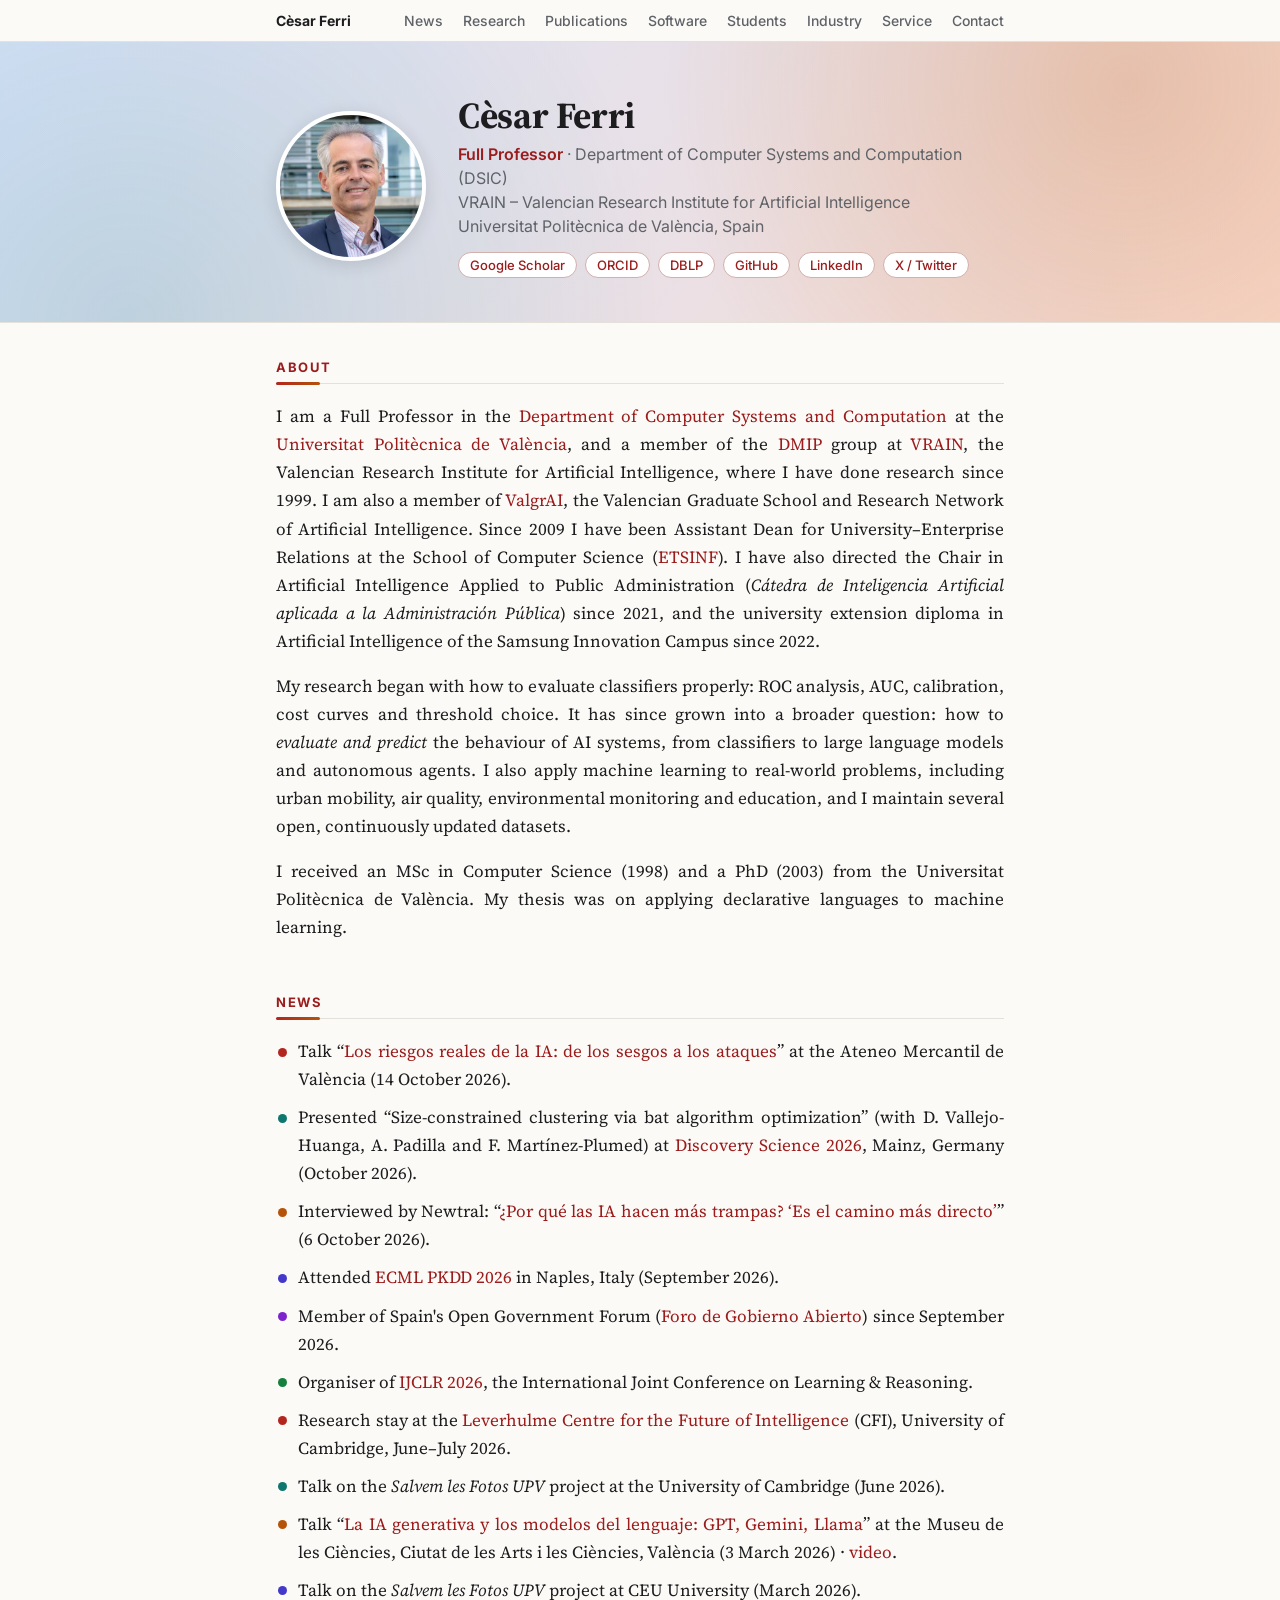
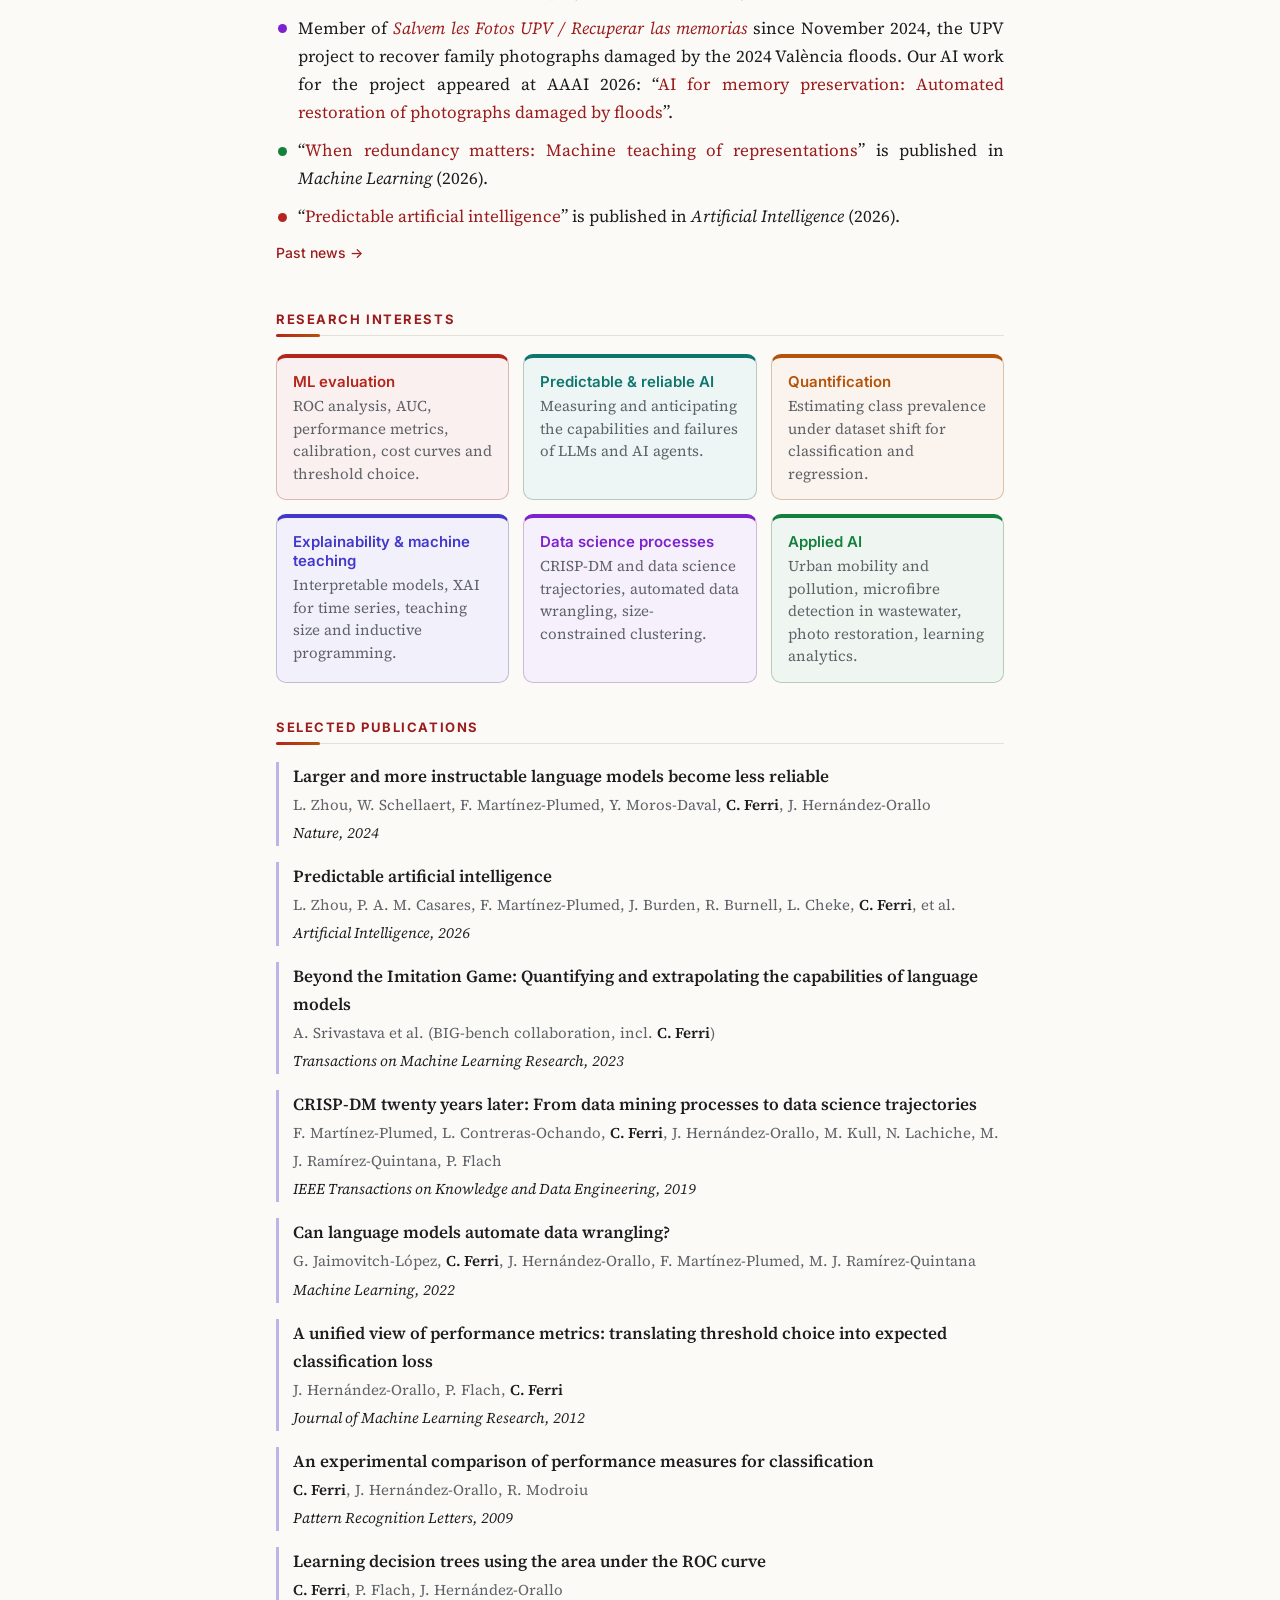
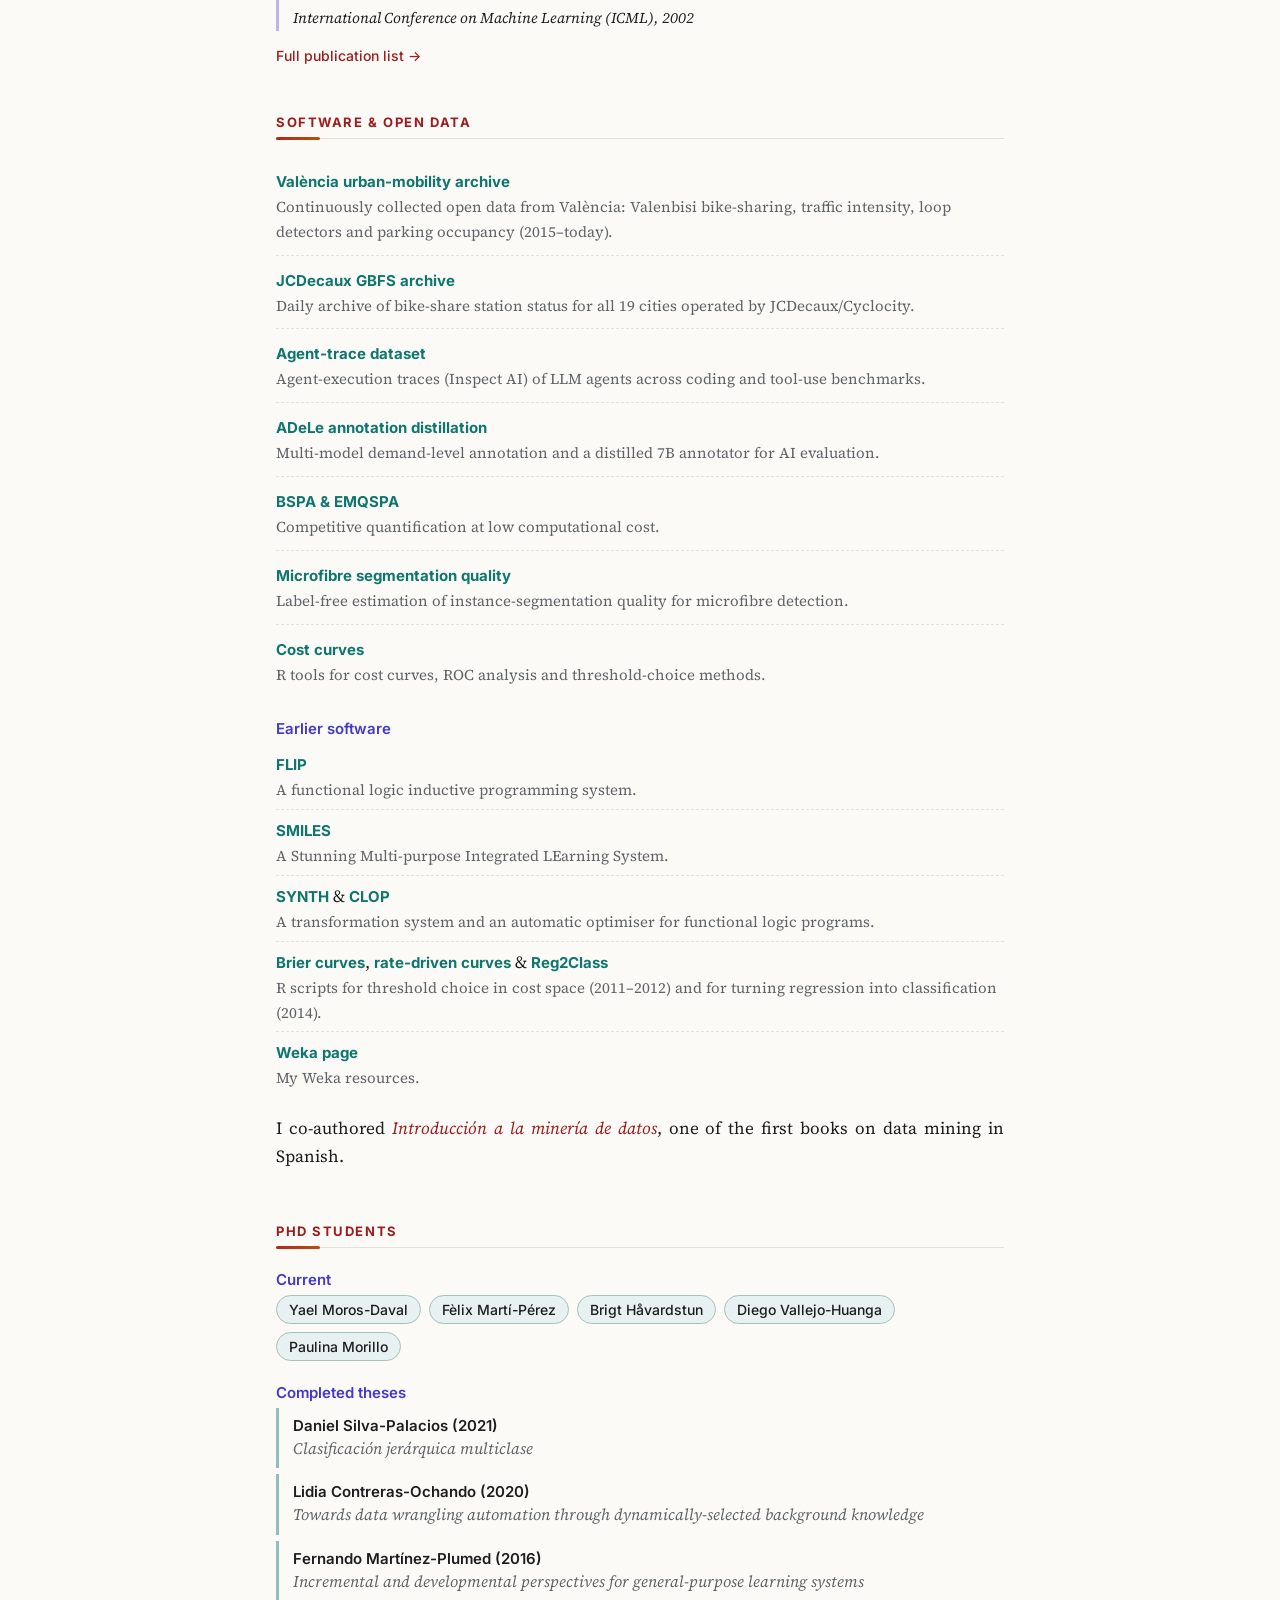
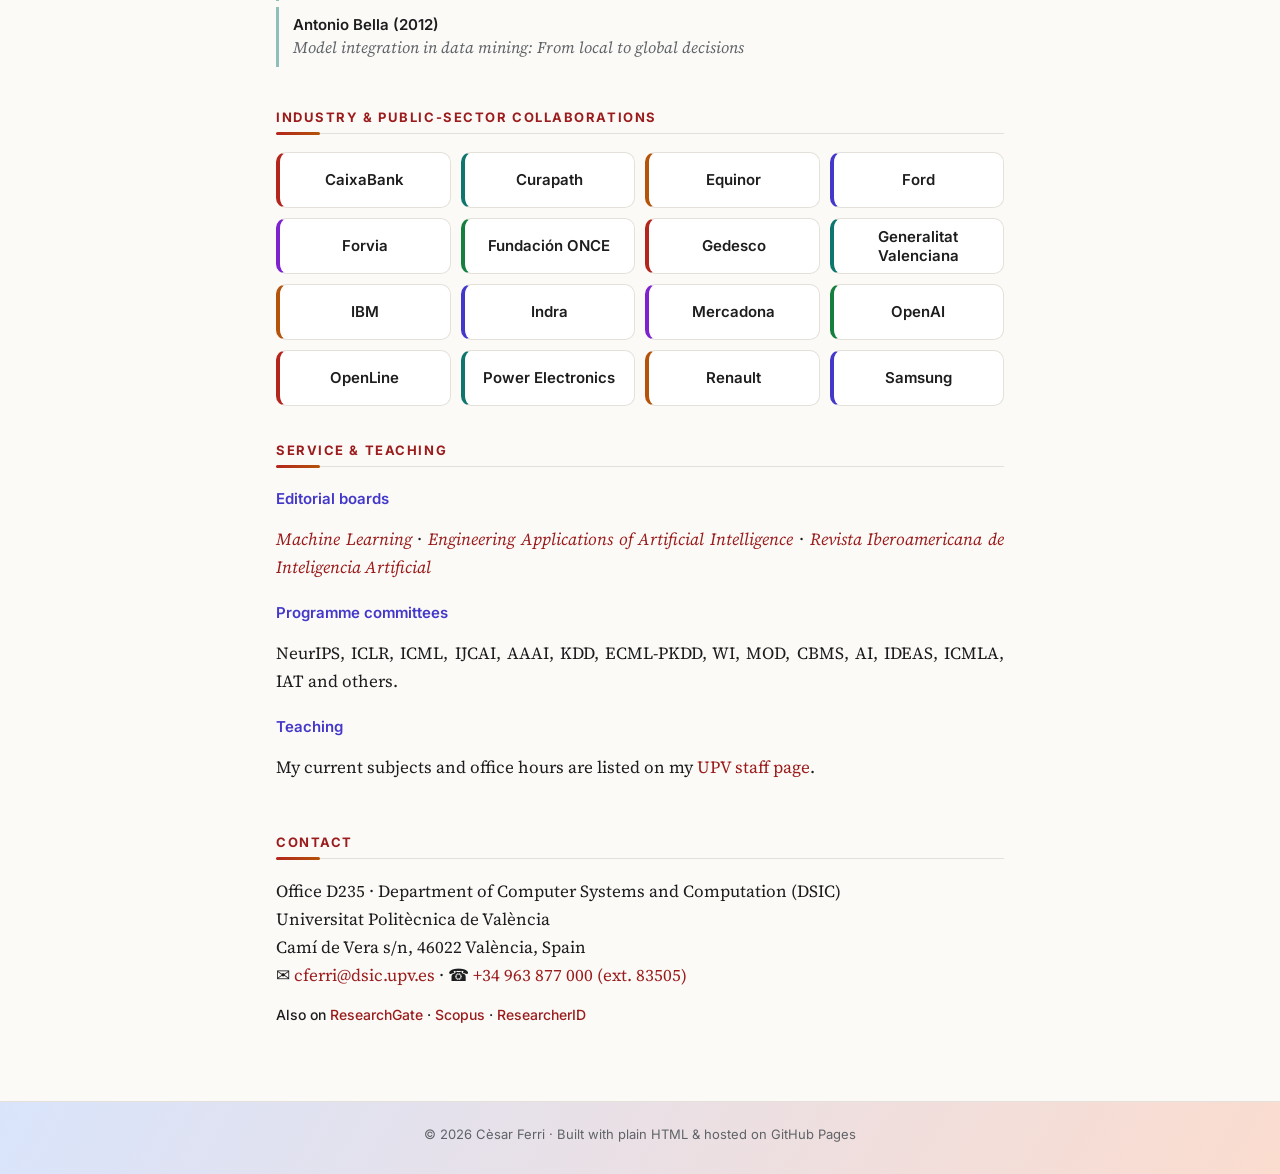
<file: index.html>
<!doctype html>
<html lang="en">
<head>
  <meta charset="utf-8">
  <meta name="viewport" content="width=device-width, initial-scale=1">
  <title>Cèsar Ferri</title>
  <meta name="description" content="Cèsar Ferri — Full Professor of machine learning and AI evaluation at VRAIN, Universitat Politècnica de València.">
  <link rel="preconnect" href="https://fonts.googleapis.com">
  <link rel="preconnect" href="https://fonts.gstatic.com" crossorigin>
  <link href="https://fonts.googleapis.com/css2?family=Inter:wght@400;500;600;700&family=Source+Serif+4:ital,wght@0,400;0,600;0,700;1,400&display=swap" rel="stylesheet">
  <link rel="stylesheet" href="assets/style.css">
  <link rel="icon" href="data:image/svg+xml,<svg xmlns='http://www.w3.org/2000/svg' viewBox='0 0 100 100'><text y='.9em' font-size='90'>📈</text></svg>">
</head>
<body>
<nav><div class="inner">
  <a class="brand" href="./">Cèsar Ferri</a>
  <a href="#news">News</a>
  <a href="#research">Research</a>
  <a href="#publications">Publications</a>
  <a href="#software">Software</a>
  <a href="#students">Students</a>
  <a href="#industry">Industry</a>
  <a href="#service">Service</a>
  <a href="#contact">Contact</a>
</div></nav>

<div class="band">
  <header class="hero">
    <img class="avatar" src="assets/photo.jpg" alt="Portrait of Cèsar Ferri">
    <div>
      <h1>Cèsar Ferri</h1>
      <p class="role"><b class="rank">Full Professor</b> · Department of Computer Systems and Computation (DSIC)<br>
        VRAIN – Valencian Research Institute for Artificial Intelligence<br>
        Universitat Politècnica de València, Spain</p>
      <div class="links">
        <a href="https://scholar.google.com/citations?user=dZXZGLAAAAAJ">Google Scholar</a>
        <a href="https://orcid.org/0000-0002-8975-1120">ORCID</a>
        <a href="https://dblp.org/search?q=C%C3%A8sar+Ferri">DBLP</a>
        <a href="https://github.com/ceferra">GitHub</a>
        <a href="https://es.linkedin.com/in/cesarferri">LinkedIn</a>
        <a href="https://twitter.com/ceferra">X / Twitter</a>
      </div>
    </div>
  </header>
</div>

<main>

  <section id="about">
    <h2>About</h2>
    <p>I am a Full Professor in the
      <a href="http://www.upv.es/entidades/DSIC/index.html">Department of Computer Systems and Computation</a>
      at the <a href="https://www.upv.es">Universitat Politècnica de València</a>, and a member of the
      <a href="https://sites.google.com/view/dmip">DMIP</a> group at
      <a href="https://vrain.upv.es">VRAIN</a>, the Valencian Research Institute for Artificial Intelligence,
      where I have done research since 1999. I am also a member of
      <a href="https://valgrai.eu/">ValgrAI</a>, the Valencian Graduate School and Research Network of
      Artificial Intelligence. Since 2009 I have been Assistant Dean for University–Enterprise Relations at the
      School of Computer Science (<a href="http://www.inf.upv.es">ETSINF</a>). I have also directed the
      Chair in Artificial Intelligence Applied to Public Administration (<em>Cátedra de Inteligencia Artificial
      aplicada a la Administración Pública</em>) since 2021, and the university extension diploma in Artificial
      Intelligence of the Samsung Innovation Campus since 2022.</p>
    <p>My research began with how to evaluate classifiers properly: ROC analysis, AUC, calibration,
      cost curves and threshold choice. It has since grown into a broader question: how to
      <em>evaluate and predict</em> the behaviour of AI systems, from classifiers to large language models
      and autonomous agents. I also apply machine learning to real-world problems, including urban mobility,
      air quality, environmental monitoring and education, and I maintain several open, continuously
      updated datasets.</p>
    <p>I received an MSc in Computer Science (1998) and a PhD (2003) from the Universitat Politècnica de
      València. My thesis was on applying declarative languages to machine learning.</p>
  </section>

  <section id="news">
    <h2>News</h2>
    <ul class="news">
      <li>Talk “<a href="https://ateneovalencia.es/event/de-los-sesgos-a-los-ataques-los-riesgos-reales-de-la-ia-669">Los
        riesgos reales de la IA: de los sesgos a los ataques</a>” at the Ateneo Mercantil de València
        (14 October 2026).</li>
      <li>Presented “Size-constrained clustering via bat algorithm optimization” (with D. Vallejo-Huanga,
        A. Padilla and F. Martínez-Plumed) at <a href="https://discovery-science.org/">Discovery Science 2026</a>,
        Mainz, Germany (October 2026).</li>
      <li>Interviewed by Newtral: “<a href="https://www.newtral.es/ia-trampas-amenaza-modelos-ciberseguridad-etica/20261006/">¿Por
        qué las IA hacen más trampas? ‘Es el camino más directo’</a>” (6 October 2026).</li>
      <li>Attended <a href="https://ecmlpkdd.org/2026/">ECML PKDD 2026</a> in Naples, Italy (September 2026).</li>
      <li>Member of Spain's Open Government Forum
        (<a href="https://transparencia.gob.es/gobierno-abierto/foro-ga">Foro de Gobierno Abierto</a>)
        since September 2026.</li>
      <li>Organiser of <a href="https://ijclr2026.webs.upv.es/">IJCLR 2026</a>, the International Joint
        Conference on Learning &amp; Reasoning.</li>
      <li>Research stay at the <a href="https://www.lcfi.ac.uk/">Leverhulme Centre for the Future of
        Intelligence</a> (CFI), University of Cambridge, June–July 2026.</li>
      <li>Talk on the <em>Salvem les Fotos UPV</em> project at the University of Cambridge (June 2026).</li>
      <li>Talk “<a href="https://cac.es/conferencias/la-ia-generativa-y-los-modelos-del-lenguaje-gpt-gemini-llama/">La
        IA generativa y los modelos del lenguaje: GPT, Gemini, Llama</a>” at the Museu de les Ciències, Ciutat de les
        Arts i les Ciències, València (3 March 2026) ·
        <a href="https://www.youtube.com/watch?v=sZ4VqlJoNLA">video</a>.</li>
      <li>Talk on the <em>Salvem les Fotos UPV</em> project at CEU University (March 2026).</li>
      <li>Member of <a href="https://recuperarlasmemorias.blogs.upv.es/"><em>Salvem les Fotos UPV / Recuperar las
        memorias</em></a> since November 2024, the UPV project to recover family photographs damaged by the
        2024 València floods. Our AI work for the project appeared at AAAI 2026:
        “<a href="https://doi.org/10.1609/aaai.v40i48.42383">AI for memory preservation: Automated restoration of
        photographs damaged by floods</a>”.</li>
      <li>“<a href="https://doi.org/10.1007/s10994-025-06954-3">When redundancy matters: Machine teaching of
        representations</a>” is published in <em>Machine Learning</em> (2026).</li>
      <li>“<a href="https://doi.org/10.1016/j.artint.2026.104491">Predictable artificial intelligence</a>” is
        published in <em>Artificial Intelligence</em> (2026).</li>
    </ul>
    <p class="more"><a href="news.html">Past news →</a></p>
  </section>

  <section id="research">
    <h2>Research interests</h2>
    <div class="areas">
      <div class="area"><h3>ML evaluation</h3>
        <p>ROC analysis, AUC, performance metrics, calibration, cost curves and threshold choice.</p></div>
      <div class="area"><h3>Predictable &amp; reliable AI</h3>
        <p>Measuring and anticipating the capabilities and failures of LLMs and AI agents.</p></div>
      <div class="area"><h3>Quantification</h3>
        <p>Estimating class prevalence under dataset shift for classification and regression.</p></div>
      <div class="area"><h3>Explainability &amp; machine teaching</h3>
        <p>Interpretable models, XAI for time series, teaching size and inductive programming.</p></div>
      <div class="area"><h3>Data science processes</h3>
        <p>CRISP-DM and data science trajectories, automated data wrangling, size-constrained clustering.</p></div>
      <div class="area"><h3>Applied AI</h3>
        <p>Urban mobility and pollution, microfibre detection in wastewater, photo restoration, learning analytics.</p></div>
    </div>
  </section>

  <section id="publications">
    <h2>Selected publications</h2>
    <ol class="pubs">
      <li><span class="pub-title"><a href="https://doi.org/10.1038/s41586-024-07930-y">Larger and more instructable language models become less reliable</a></span><br>
        <span class="pub-authors">L. Zhou, W. Schellaert, F. Martínez-Plumed, Y. Moros-Daval, <strong>C. Ferri</strong>, J. Hernández-Orallo</span><br>
        <span class="pub-venue">Nature, 2024</span></li>
      <li><span class="pub-title"><a href="https://doi.org/10.1016/j.artint.2026.104491">Predictable artificial intelligence</a></span><br>
        <span class="pub-authors">L. Zhou, P. A. M. Casares, F. Martínez-Plumed, J. Burden, R. Burnell, L. Cheke, <strong>C. Ferri</strong>, et al.</span><br>
        <span class="pub-venue">Artificial Intelligence, 2026</span></li>
      <li><span class="pub-title"><a href="https://arxiv.org/abs/2206.04615">Beyond the Imitation Game: Quantifying and extrapolating the capabilities of language models</a></span><br>
        <span class="pub-authors">A. Srivastava et al. (BIG-bench collaboration, incl. <strong>C. Ferri</strong>)</span><br>
        <span class="pub-venue">Transactions on Machine Learning Research, 2023</span></li>
      <li><span class="pub-title"><a href="https://doi.org/10.1109/TKDE.2019.2962680">CRISP-DM twenty years later: From data mining processes to data science trajectories</a></span><br>
        <span class="pub-authors">F. Martínez-Plumed, L. Contreras-Ochando, <strong>C. Ferri</strong>, J. Hernández-Orallo, M. Kull, N. Lachiche, M. J. Ramírez-Quintana, P. Flach</span><br>
        <span class="pub-venue">IEEE Transactions on Knowledge and Data Engineering, 2019</span></li>
      <li><span class="pub-title"><a href="https://doi.org/10.1007/s10994-022-06259-9">Can language models automate data wrangling?</a></span><br>
        <span class="pub-authors">G. Jaimovitch-López, <strong>C. Ferri</strong>, J. Hernández-Orallo, F. Martínez-Plumed, M. J. Ramírez-Quintana</span><br>
        <span class="pub-venue">Machine Learning, 2022</span></li>
      <li><span class="pub-title"><a href="https://jmlr.org/papers/v13/hernandez-orallo12a.html">A unified view of performance metrics: translating threshold choice into expected classification loss</a></span><br>
        <span class="pub-authors">J. Hernández-Orallo, P. Flach, <strong>C. Ferri</strong></span><br>
        <span class="pub-venue">Journal of Machine Learning Research, 2012</span></li>
      <li><span class="pub-title"><a href="https://doi.org/10.1016/j.patrec.2008.08.010">An experimental comparison of performance measures for classification</a></span><br>
        <span class="pub-authors"><strong>C. Ferri</strong>, J. Hernández-Orallo, R. Modroiu</span><br>
        <span class="pub-venue">Pattern Recognition Letters, 2009</span></li>
      <li><span class="pub-title">Learning decision trees using the area under the ROC curve</span><br>
        <span class="pub-authors"><strong>C. Ferri</strong>, P. Flach, J. Hernández-Orallo</span><br>
        <span class="pub-venue">International Conference on Machine Learning (ICML), 2002</span></li>
    </ol>
    <p class="more"><a href="publications.html">Full publication list →</a></p>
  </section>

  <section id="software">
    <h2>Software &amp; open data</h2>
    <ul class="projects">
      <li><b><a href="https://github.com/ceferra/valenbici">València urban-mobility archive</a></b>
        <span>Continuously collected open data from València: Valenbisi bike-sharing, traffic intensity, loop detectors and parking occupancy (2015–today).</span></li>
      <li><b><a href="https://github.com/ceferra/jcdecaux_gbfs">JCDecaux GBFS archive</a></b>
        <span>Daily archive of bike-share station status for all 19 cities operated by JCDecaux/Cyclocity.</span></li>
      <li><b><a href="https://github.com/ceferra/agent-trace-dataset">Agent-trace dataset</a></b>
        <span>Agent-execution traces (Inspect AI) of LLM agents across coding and tool-use benchmarks.</span></li>
      <li><b><a href="https://github.com/ceferra/adele-annotation-distillation">ADeLe annotation distillation</a></b>
        <span>Multi-model demand-level annotation and a distilled 7B annotator for AI evaluation.</span></li>
      <li><b><a href="https://github.com/ceferra/bspa-emqspa-quantification">BSPA &amp; EMQSPA</a></b>
        <span>Competitive quantification at low computational cost.</span></li>
      <li><b><a href="https://github.com/ceferra/microfibre-quality-estimation">Microfibre segmentation quality</a></b>
        <span>Label-free estimation of instance-segmentation quality for microfibre detection.</span></li>
      <li><b><a href="https://github.com/ceferra/costcurvespkg">Cost curves</a></b>
        <span>R tools for cost curves, ROC analysis and threshold-choice methods.</span></li>
    </ul>
    <h3 class="sub">Earlier software</h3>
    <ul class="projects compact">
      <li><b><a href="http://www.dsic.upv.es/~flip/flip/">FLIP</a></b>
        <span>A functional logic inductive programming system.</span></li>
      <li><b><a href="http://www.dsic.upv.es/~flip/smiles/">SMILES</a></b>
        <span>A Stunning Multi-purpose Integrated LEarning System.</span></li>
      <li><b><a href="http://www.dsic.upv.es/users/elp/synth/synth.tar.gz">SYNTH</a></b> &amp;
        <b><a href="http://www.dsic.upv.es/users/elp/clop/">CLOP</a></b>
        <span>A transformation system and an automatic optimiser for functional logic programs.</span></li>
      <li><b><a href="http://www.dsic.upv.es/~flip/BrierCurves">Brier curves</a></b>,
        <b><a href="http://www.dsic.upv.es/~flip/RDC">rate-driven curves</a></b> &amp;
        <b><a href="http://www.dsic.upv.es/~flip/Reg2class/">Reg2Class</a></b>
        <span>R scripts for threshold choice in cost space (2011–2012) and for turning regression into classification (2014).</span></li>
      <li><b><a href="http://users.dsic.upv.es/~cferri/weka/">Weka page</a></b>
        <span>My Weka resources.</span></li>
    </ul>
    <p>I co-authored <a href="http://www.dsic.upv.es/~flip/LibroMD/"><em>Introducción a la minería de datos</em></a>,
      one of the first books on data mining in Spanish.</p>
  </section>

  <section id="students">
    <h2>PhD students</h2>
    <h3 class="sub">Current</h3>
    <ul class="people">
      <li><a href="https://orcid.org/0000-0001-5442-2055">Yael Moros-Daval</a></li>
      <li><a href="https://orcid.org/0009-0003-5736-3523">Fèlix Martí-Pérez</a></li>
      <li><a href="https://www4.uib.no/en/find-employees/brigt-arve-toppe.havardstun">Brigt Håvardstun</a></li>
      <li><a href="https://orcid.org/0000-0002-2704-3858">Diego Vallejo-Huanga</a></li>
      <li><a href="https://orcid.org/0000-0002-3284-0472">Paulina Morillo</a></li>
    </ul>
    <h3 class="sub">Completed theses</h3>
    <ul class="theses">
      <li><a href="https://morelab.deusto.es/people/members/daniel-silva-palacios/">Daniel Silva-Palacios</a> (2021)
        <span>Clasificación jerárquica multiclase</span></li>
      <li><a href="https://orcid.org/0000-0001-8213-1765">Lidia Contreras-Ochando</a> (2020)
        <span>Towards data wrangling automation through dynamically-selected background knowledge</span></li>
      <li><a href="https://nandomp.github.io/">Fernando Martínez-Plumed</a> (2016)
        <span>Incremental and developmental perspectives for general-purpose learning systems</span></li>
      <li>Antonio Bella (2012)
        <span>Model integration in data mining: From local to global decisions</span></li>
    </ul>
  </section>

  <section id="industry">
    <h2>Industry &amp; public-sector collaborations</h2>
    <ul class="companies">
      <li><a href="https://www.caixabank.com/">CaixaBank</a></li>
      <li><a href="https://curapath.com/">Curapath</a></li>
      <li><a href="https://www.equinor.com/">Equinor</a></li>
      <li><a href="https://www.ford.com/">Ford</a></li>
      <li><a href="https://www.forvia.com/">Forvia</a></li>
      <li><a href="https://www.fundaciononce.es/">Fundación ONCE</a></li>
      <li><a href="https://www.gedesco.es/">Gedesco</a></li>
      <li><a href="https://www.gva.es/">Generalitat Valenciana</a></li>
      <li><a href="https://www.ibm.com/">IBM</a></li>
      <li><a href="https://www.indragroup.com/">Indra</a></li>
      <li><a href="https://www.mercadona.es/">Mercadona</a></li>
      <li><a href="https://openai.com/">OpenAI</a></li>
      <li><a href="https://openline.nl/en">OpenLine</a></li>
      <li><a href="https://power-electronics.com/">Power Electronics</a></li>
      <li><a href="https://www.renaultgroup.com/en/">Renault</a></li>
      <li><a href="https://www.samsung.com/">Samsung</a></li>
    </ul>
  </section>

  <section id="service">
    <h2>Service &amp; teaching</h2>
    <h3 class="sub">Editorial boards</h3>
    <p><a href="https://link.springer.com/journal/10994"><em>Machine Learning</em></a> ·
      <a href="https://www.journals.elsevier.com/engineering-applications-of-artificial-intelligence/"><em>Engineering Applications of Artificial Intelligence</em></a> ·
      <a href="http://journal.iberamia.org/index.php/intartif/index"><em>Revista Iberoamericana de Inteligencia Artificial</em></a></p>
    <h3 class="sub">Programme committees</h3>
    <p>NeurIPS, ICLR, ICML, IJCAI, AAAI, KDD, ECML-PKDD, WI, MOD, CBMS, AI, IDEAS, ICMLA, IAT and others.</p>
    <h3 class="sub">Teaching</h3>
    <p>My current subjects and office hours are listed on my
      <a href="https://www.upv.es/ficha-personal/ceferra?idioma=i">UPV staff page</a>.</p>
  </section>

  <section id="contact">
    <h2>Contact</h2>
    <p>Office D235 · Department of Computer Systems and Computation (DSIC)<br>
      Universitat Politècnica de València<br>
      Camí de Vera s/n, 46022 València, Spain<br>
      ✉ <a href="mailto:cferri@dsic.upv.es">cferri@dsic.upv.es</a> ·
      ☎ <a href="tel:+34963877000,83505">+34 963 877 000 (ext. 83505)</a></p>
    <p class="more">Also on <a href="https://www.researchgate.net/profile/Cesar_Ferri">ResearchGate</a> ·
      <a href="https://www.scopus.com/authid/detail.uri?authorId=7103090557">Scopus</a> ·
      <a href="https://www.researcherid.com/rid/H-9181-2015">ResearcherID</a></p>
  </section>
</main>

<footer>© 2026 Cèsar Ferri · Built with plain HTML &amp; hosted on GitHub Pages</footer>
</body>
</html>
</file>
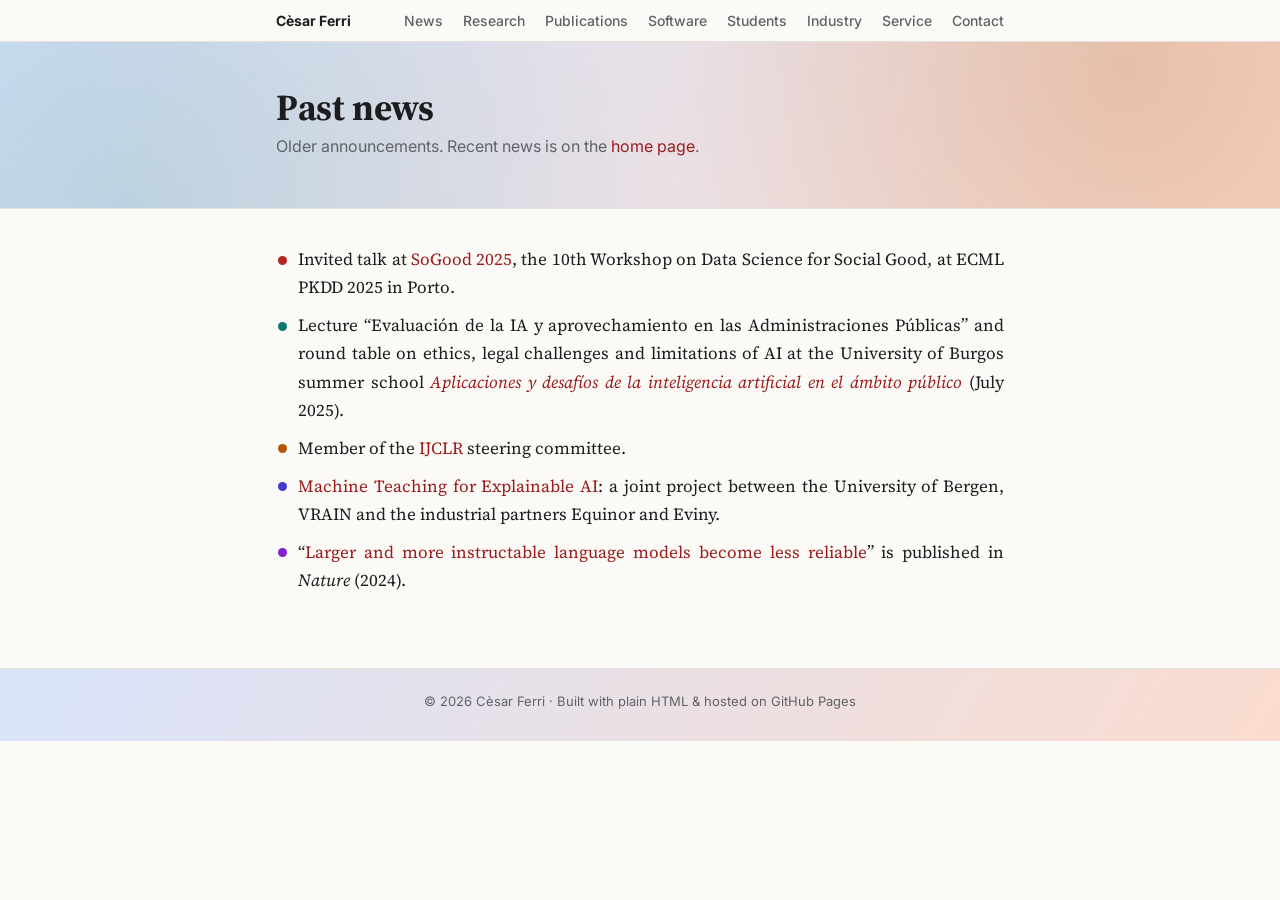
<file: news.html>
<!doctype html>
<html lang="en">
<head>
  <meta charset="utf-8">
  <meta name="viewport" content="width=device-width, initial-scale=1">
  <title>Past news · Cèsar Ferri</title>
  <meta name="description" content="Cèsar Ferri — Full Professor of machine learning and AI evaluation at VRAIN, Universitat Politècnica de València.">
  <link rel="preconnect" href="https://fonts.googleapis.com">
  <link rel="preconnect" href="https://fonts.gstatic.com" crossorigin>
  <link href="https://fonts.googleapis.com/css2?family=Inter:wght@400;500;600;700&family=Source+Serif+4:ital,wght@0,400;0,600;0,700;1,400&display=swap" rel="stylesheet">
  <link rel="stylesheet" href="assets/style.css">
  <link rel="icon" href="data:image/svg+xml,<svg xmlns='http://www.w3.org/2000/svg' viewBox='0 0 100 100'><text y='.9em' font-size='90'>📈</text></svg>">
</head>
<body>
<nav><div class="inner">
  <a class="brand" href="./">Cèsar Ferri</a>
  <a href="index.html#news">News</a>
  <a href="index.html#research">Research</a>
  <a href="index.html#publications">Publications</a>
  <a href="index.html#software">Software</a>
  <a href="index.html#students">Students</a>
  <a href="index.html#industry">Industry</a>
  <a href="index.html#service">Service</a>
  <a href="index.html#contact">Contact</a>
</div></nav>

<div class="band">
  <header class="hero hero-plain">
    <h1>Past news</h1>
    <p class="role">Older announcements. Recent news is on the <a href="index.html#news">home page</a>.</p>
  </header>
</div>
<main>
  <section>
    <ul class="news">
      <li>Invited talk at <a href="https://sites.google.com/view/sogood-2025/">SoGood 2025</a>, the 10th Workshop
        on Data Science for Social Good, at ECML PKDD 2025 in Porto.</li>
      <li>Lecture “Evaluación de la IA y aprovechamiento en las Administraciones Públicas” and round table on
        ethics, legal challenges and limitations of AI at the University of Burgos summer school
        <a href="https://www.ubu.es/sites/default/files/articles/files/triptico_indv_Burgos_2025.pdf"><em>Aplicaciones
        y desafíos de la inteligencia artificial en el ámbito público</em></a> (July 2025).</li>
      <li>Member of the <a href="https://ijclr22.doc.ic.ac.uk/">IJCLR</a> steering committee.</li>
      <li><a href="https://xai.w.uib.no/">Machine Teaching for Explainable AI</a>: a joint project between the
        University of Bergen, VRAIN and the industrial partners Equinor and Eviny.</li>
      <li>“<a href="https://www.nature.com/articles/s41586-024-07930-y">Larger and more instructable language
        models become less reliable</a>” is published in <em>Nature</em> (2024).</li>
    </ul>
  </section>
</main>

<footer>© 2026 Cèsar Ferri · Built with plain HTML &amp; hosted on GitHub Pages</footer>
</body>
</html>
</file>
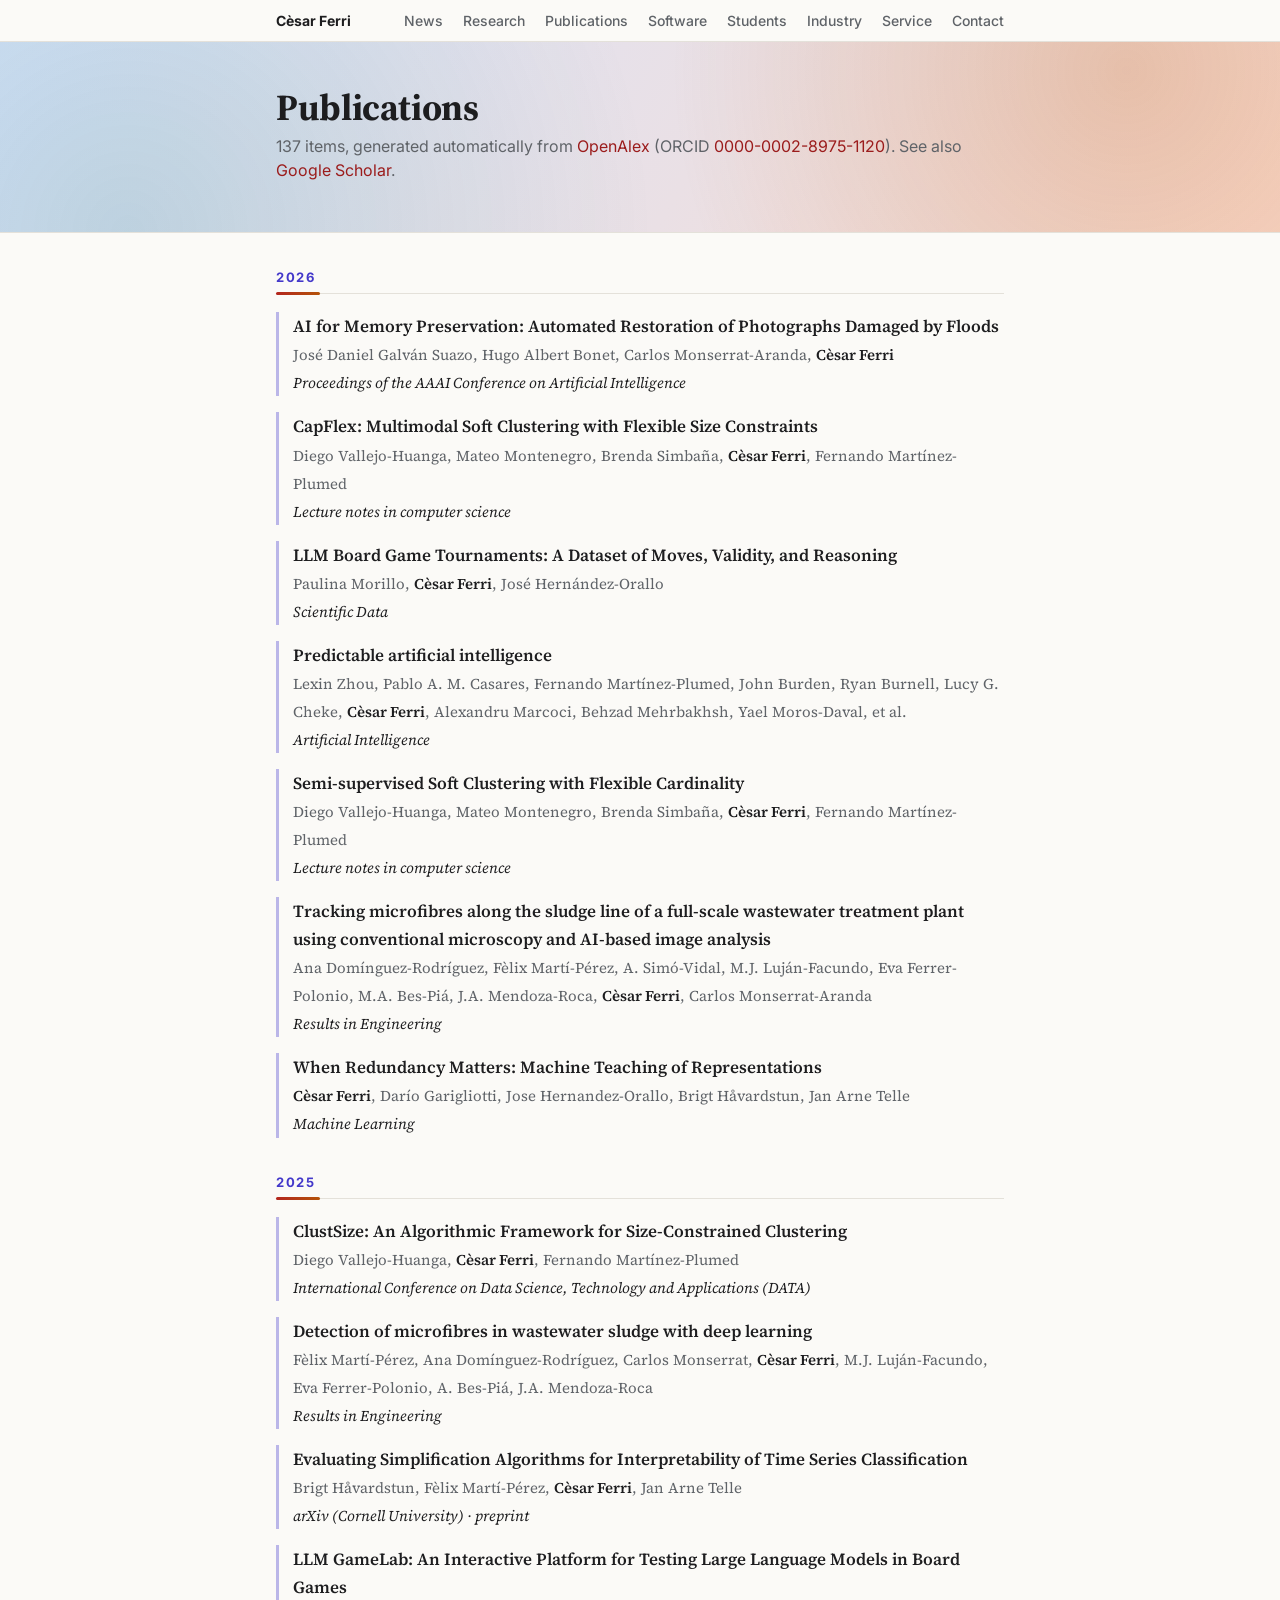
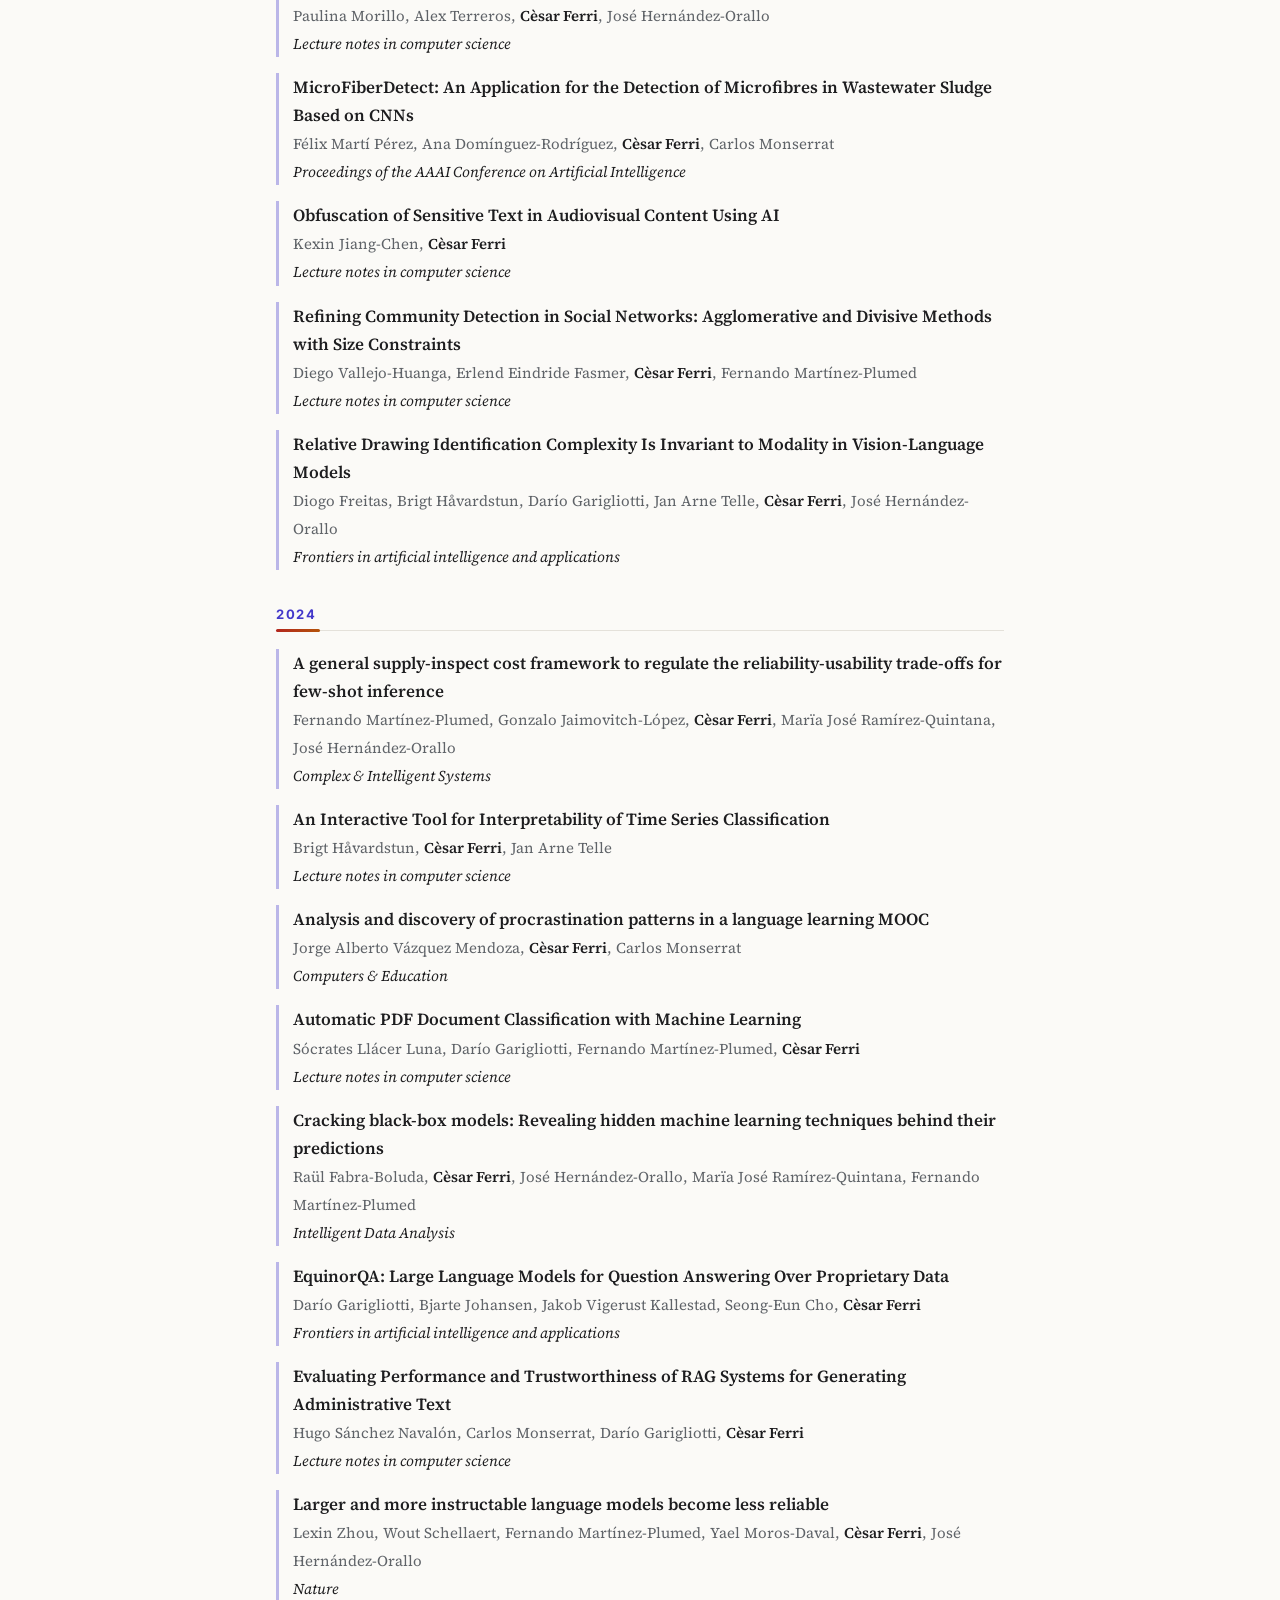
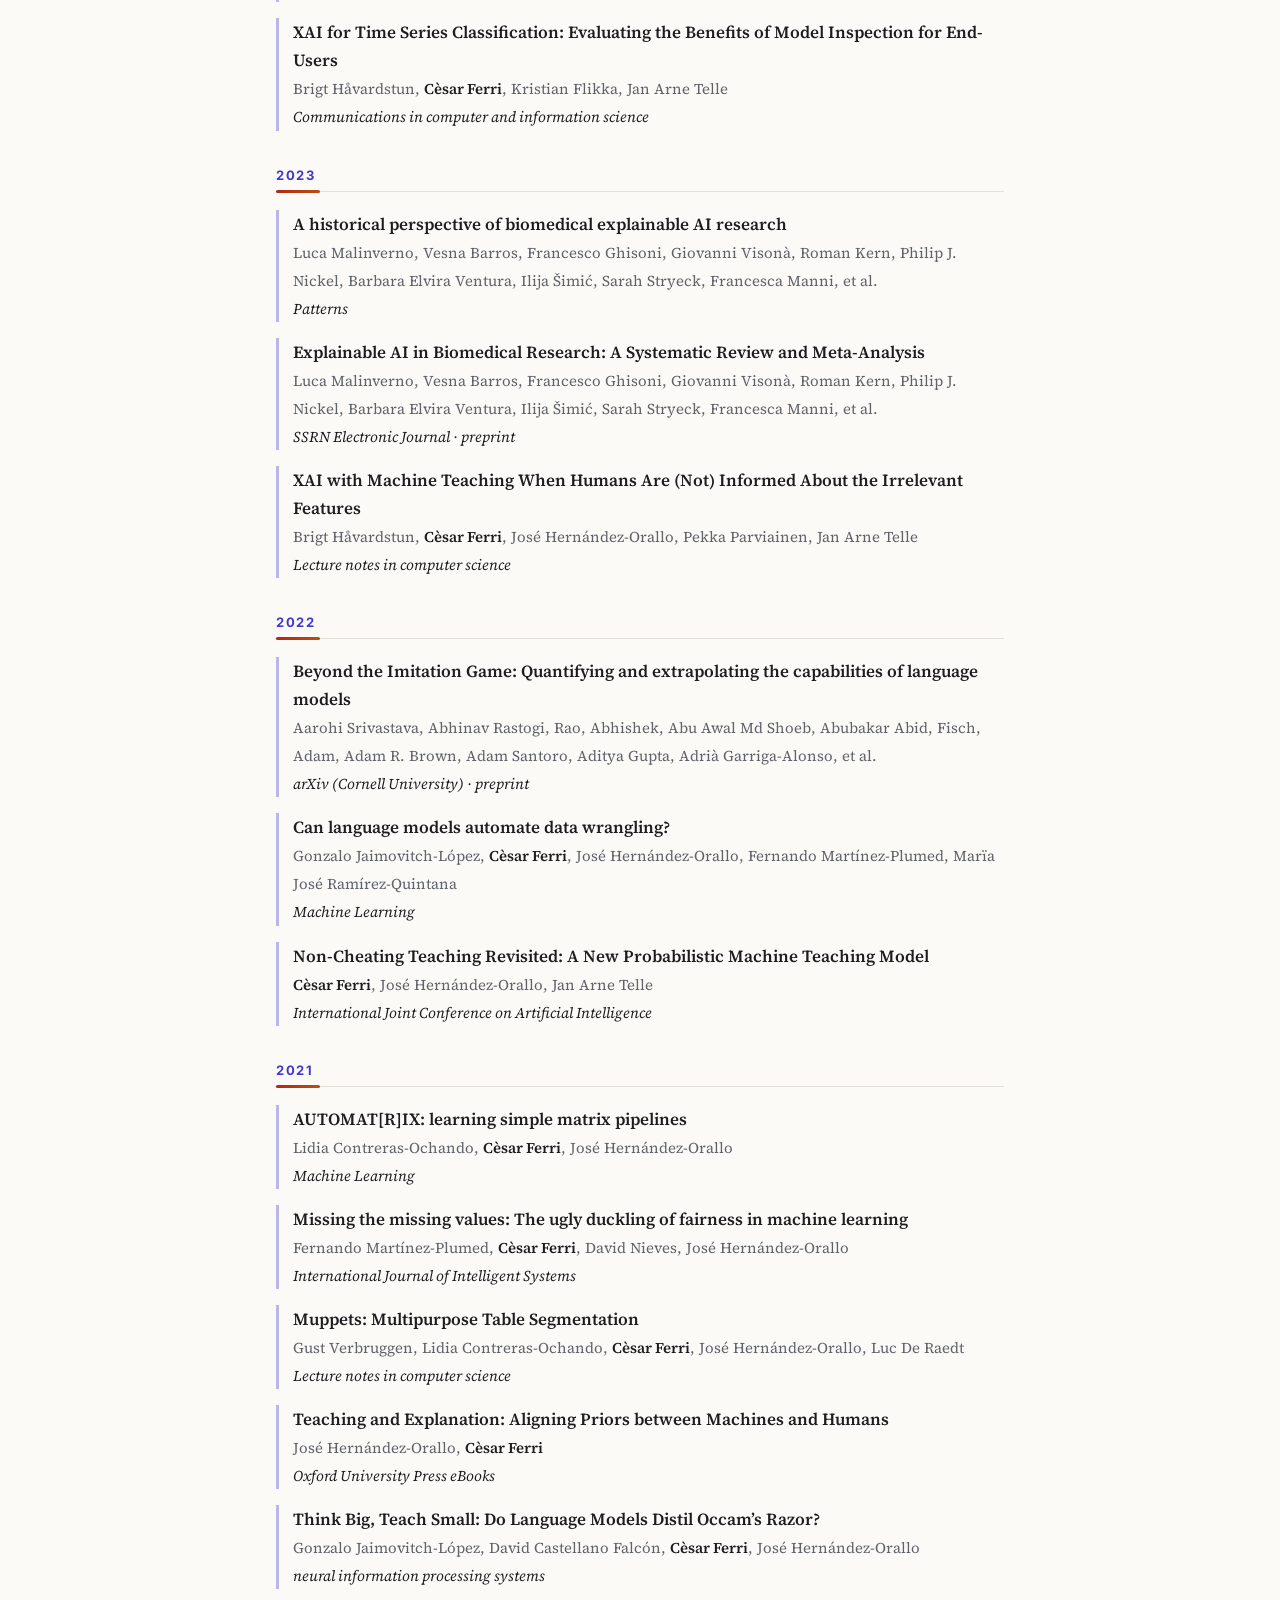
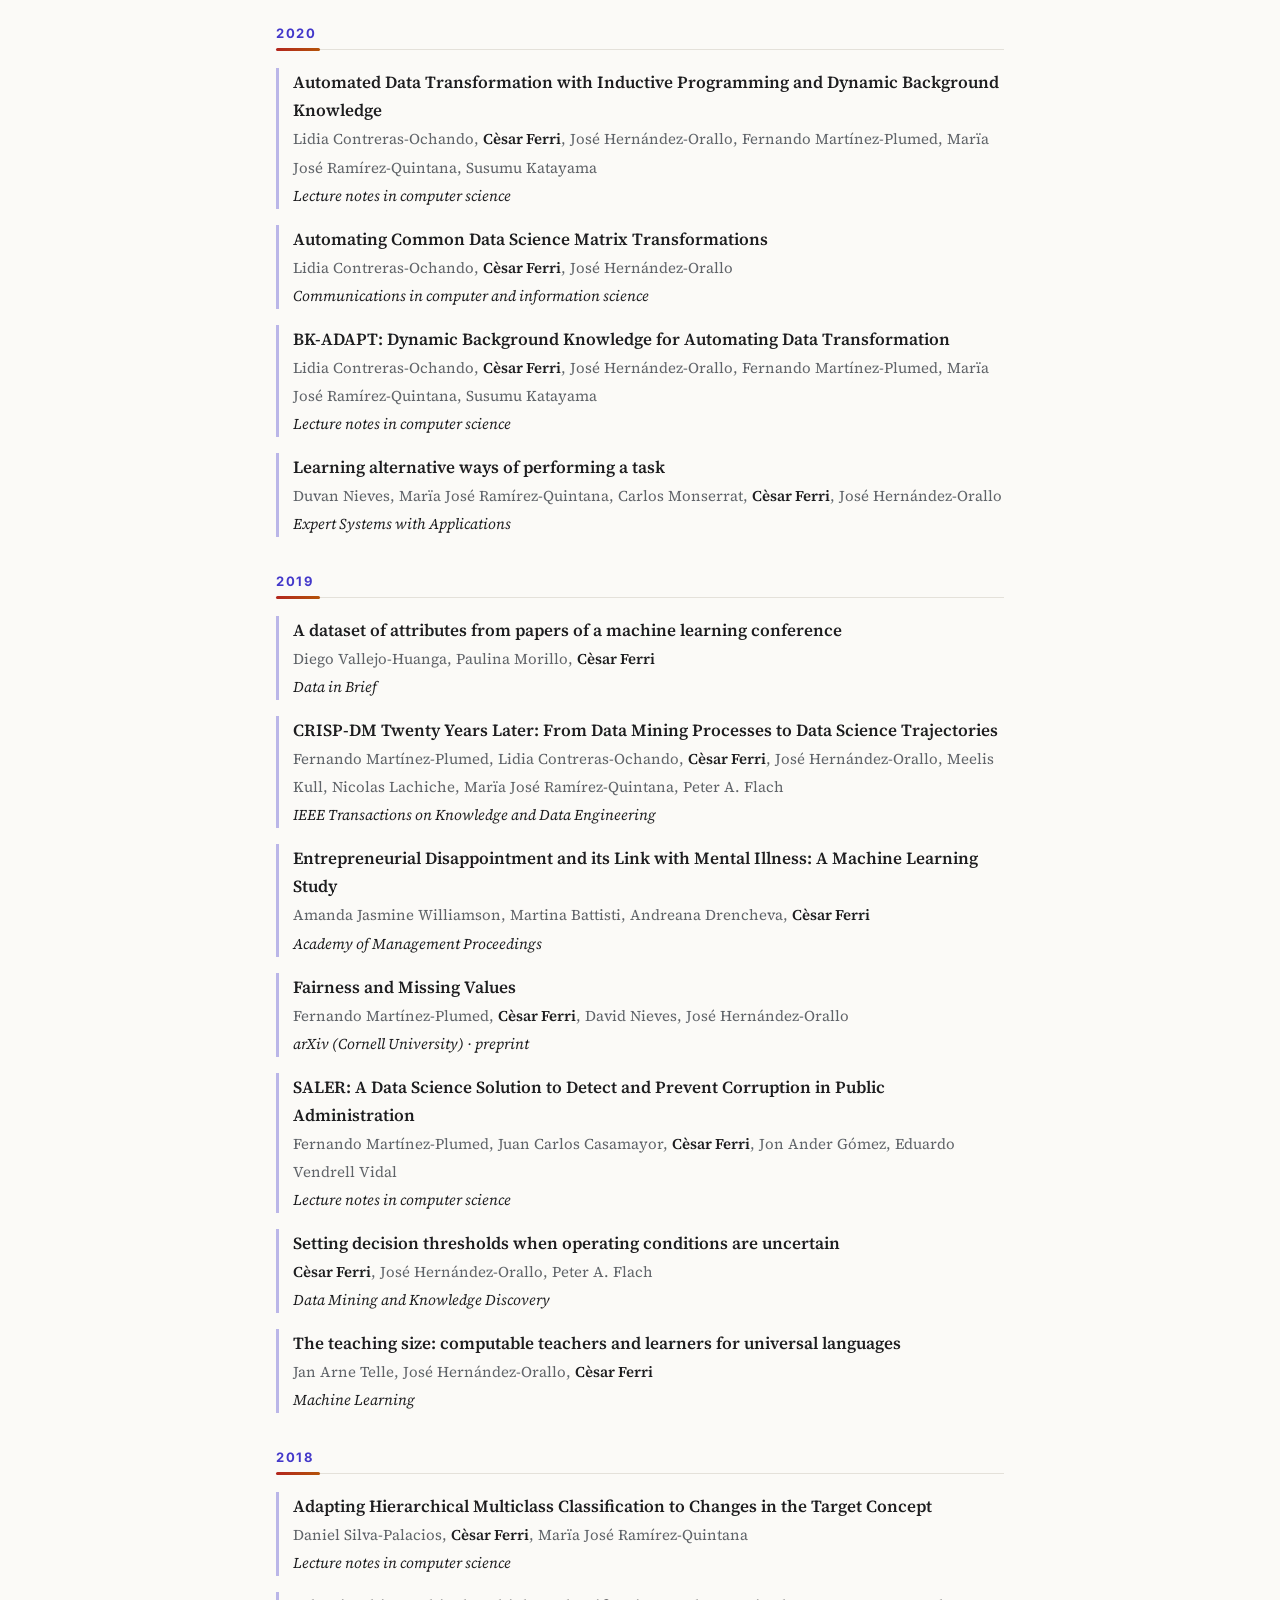
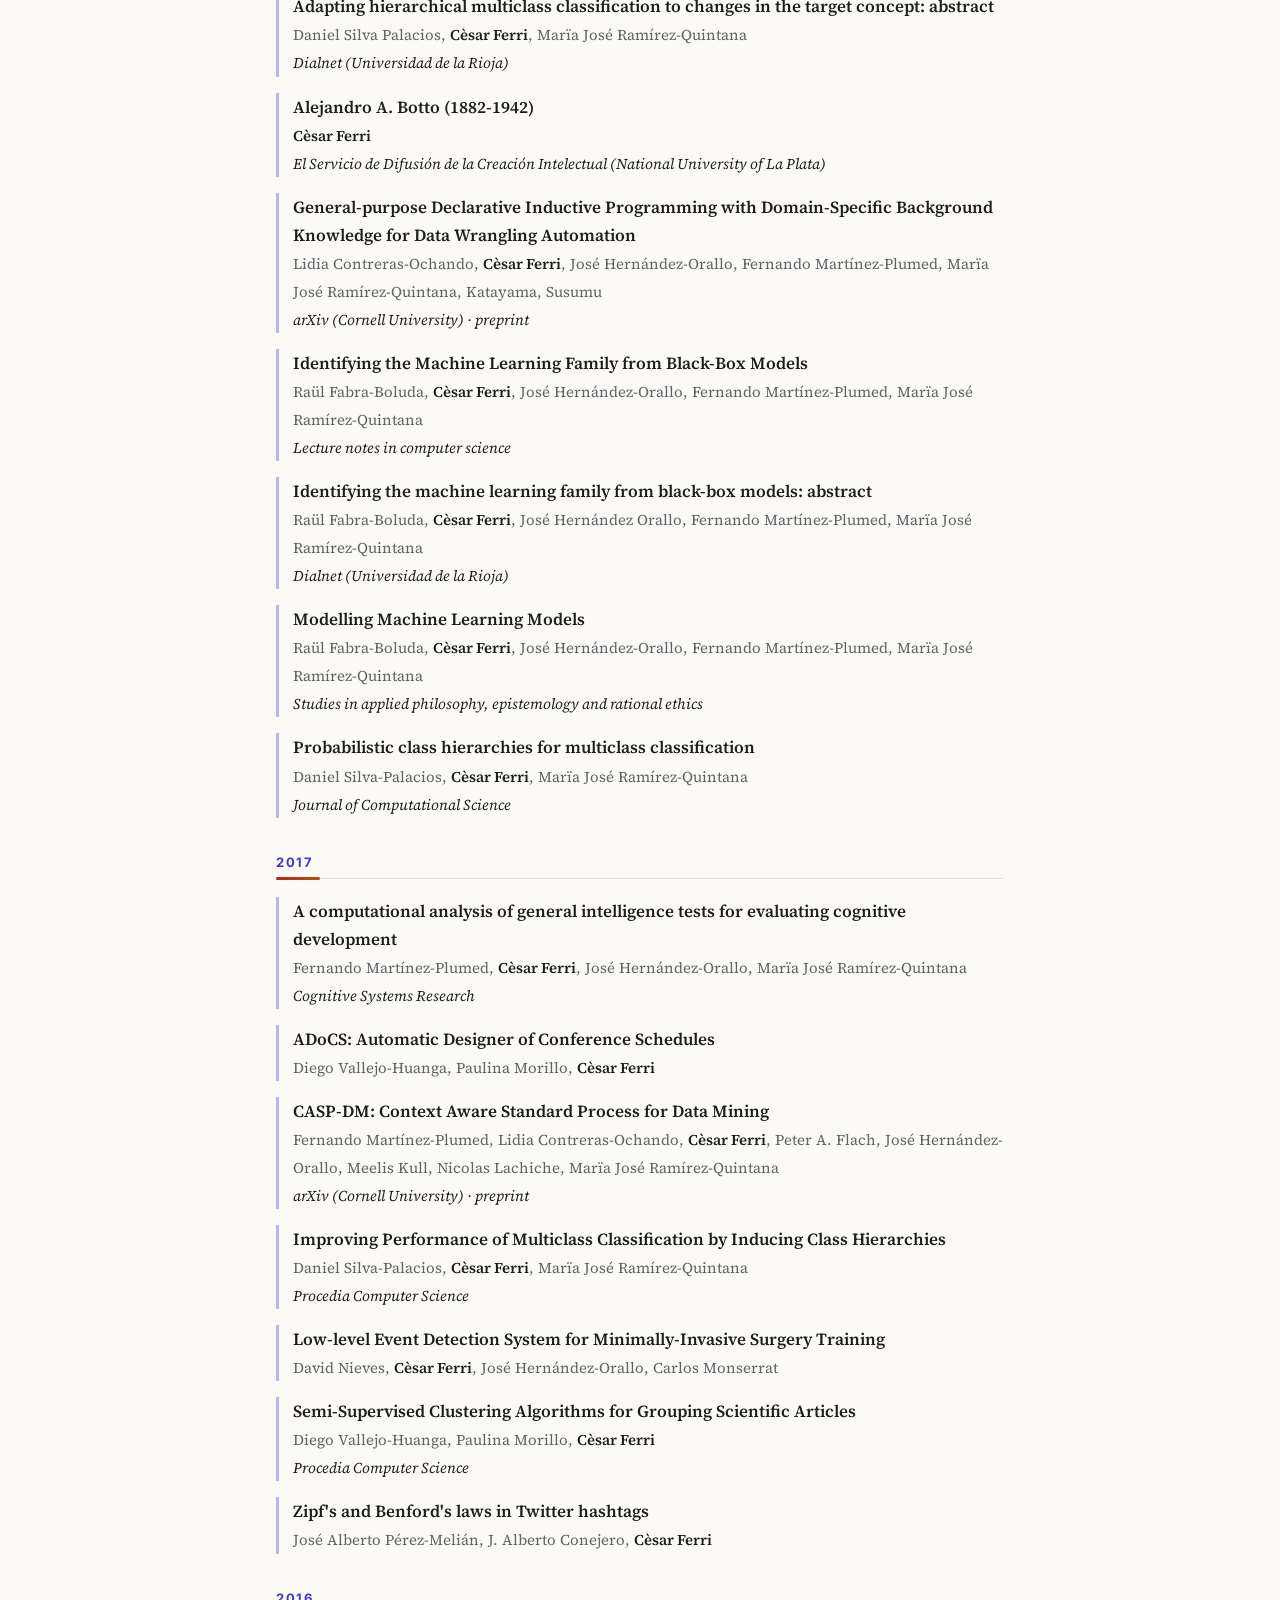
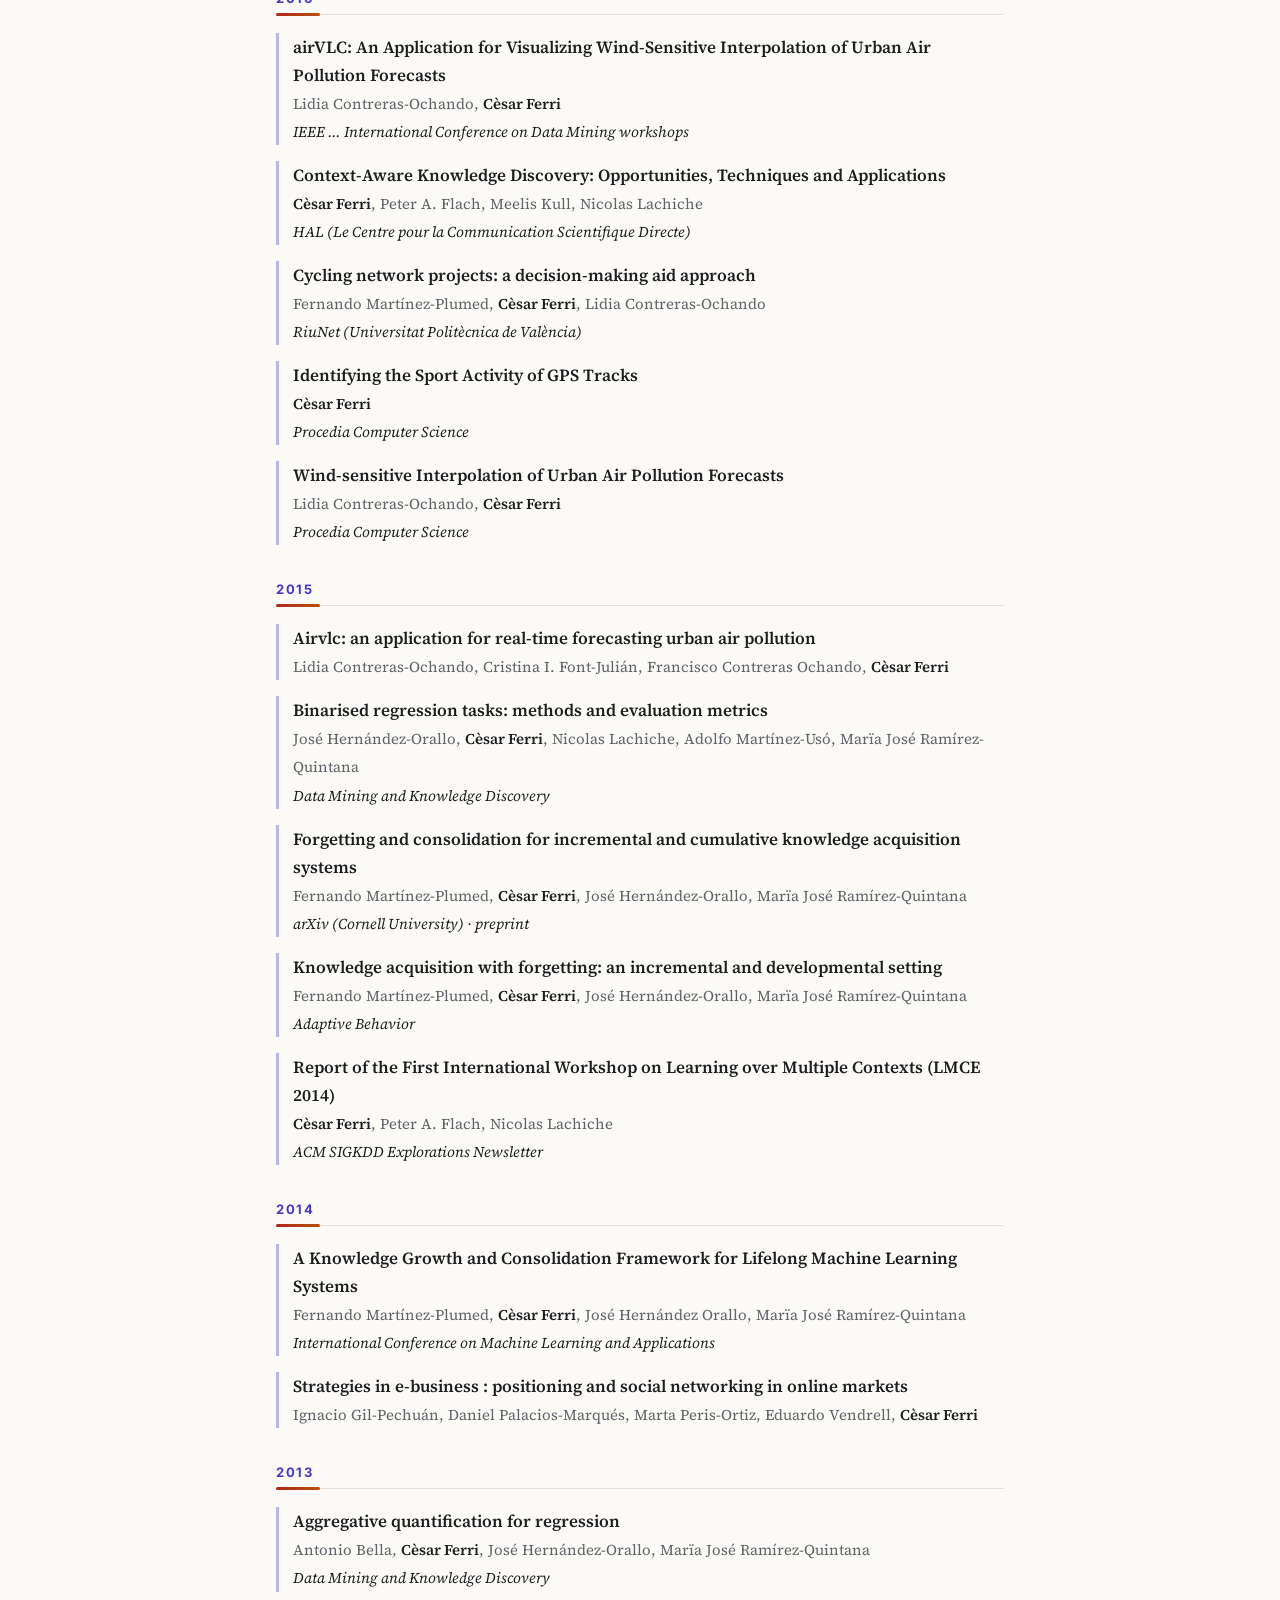
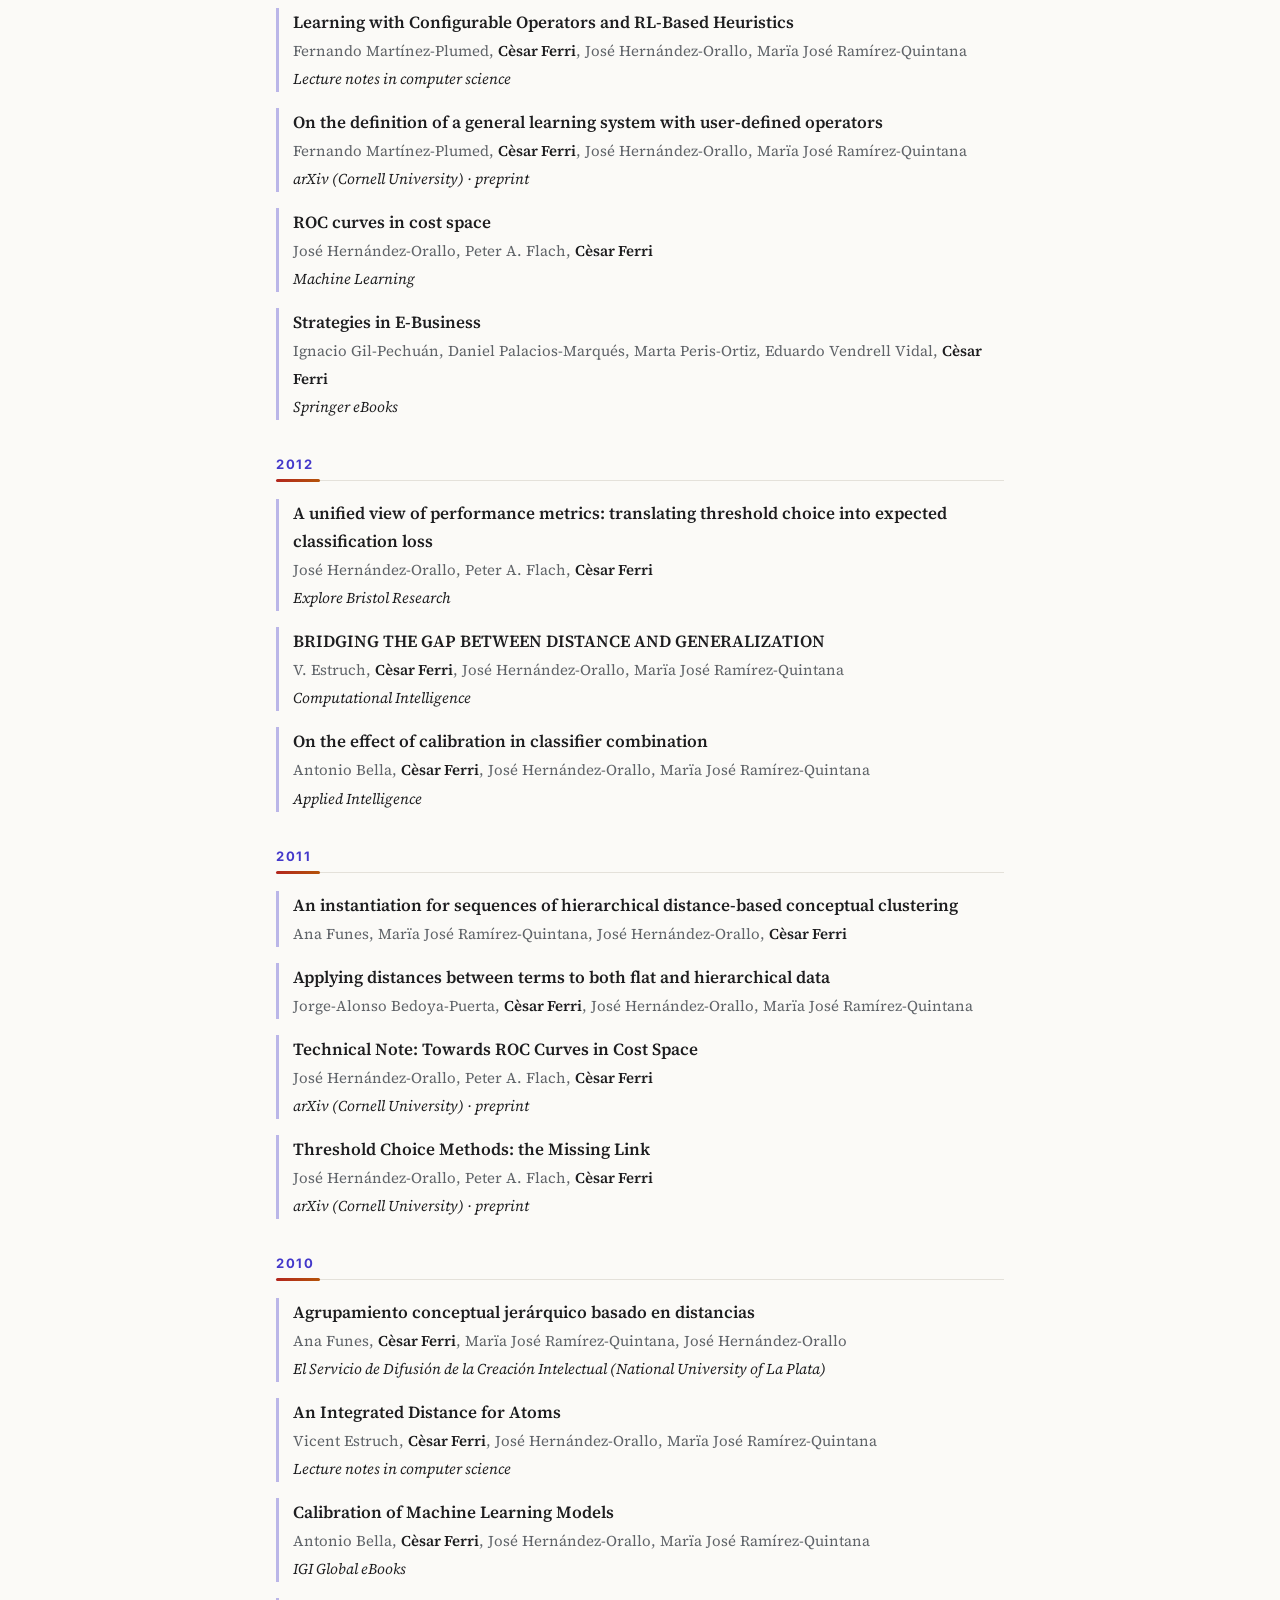
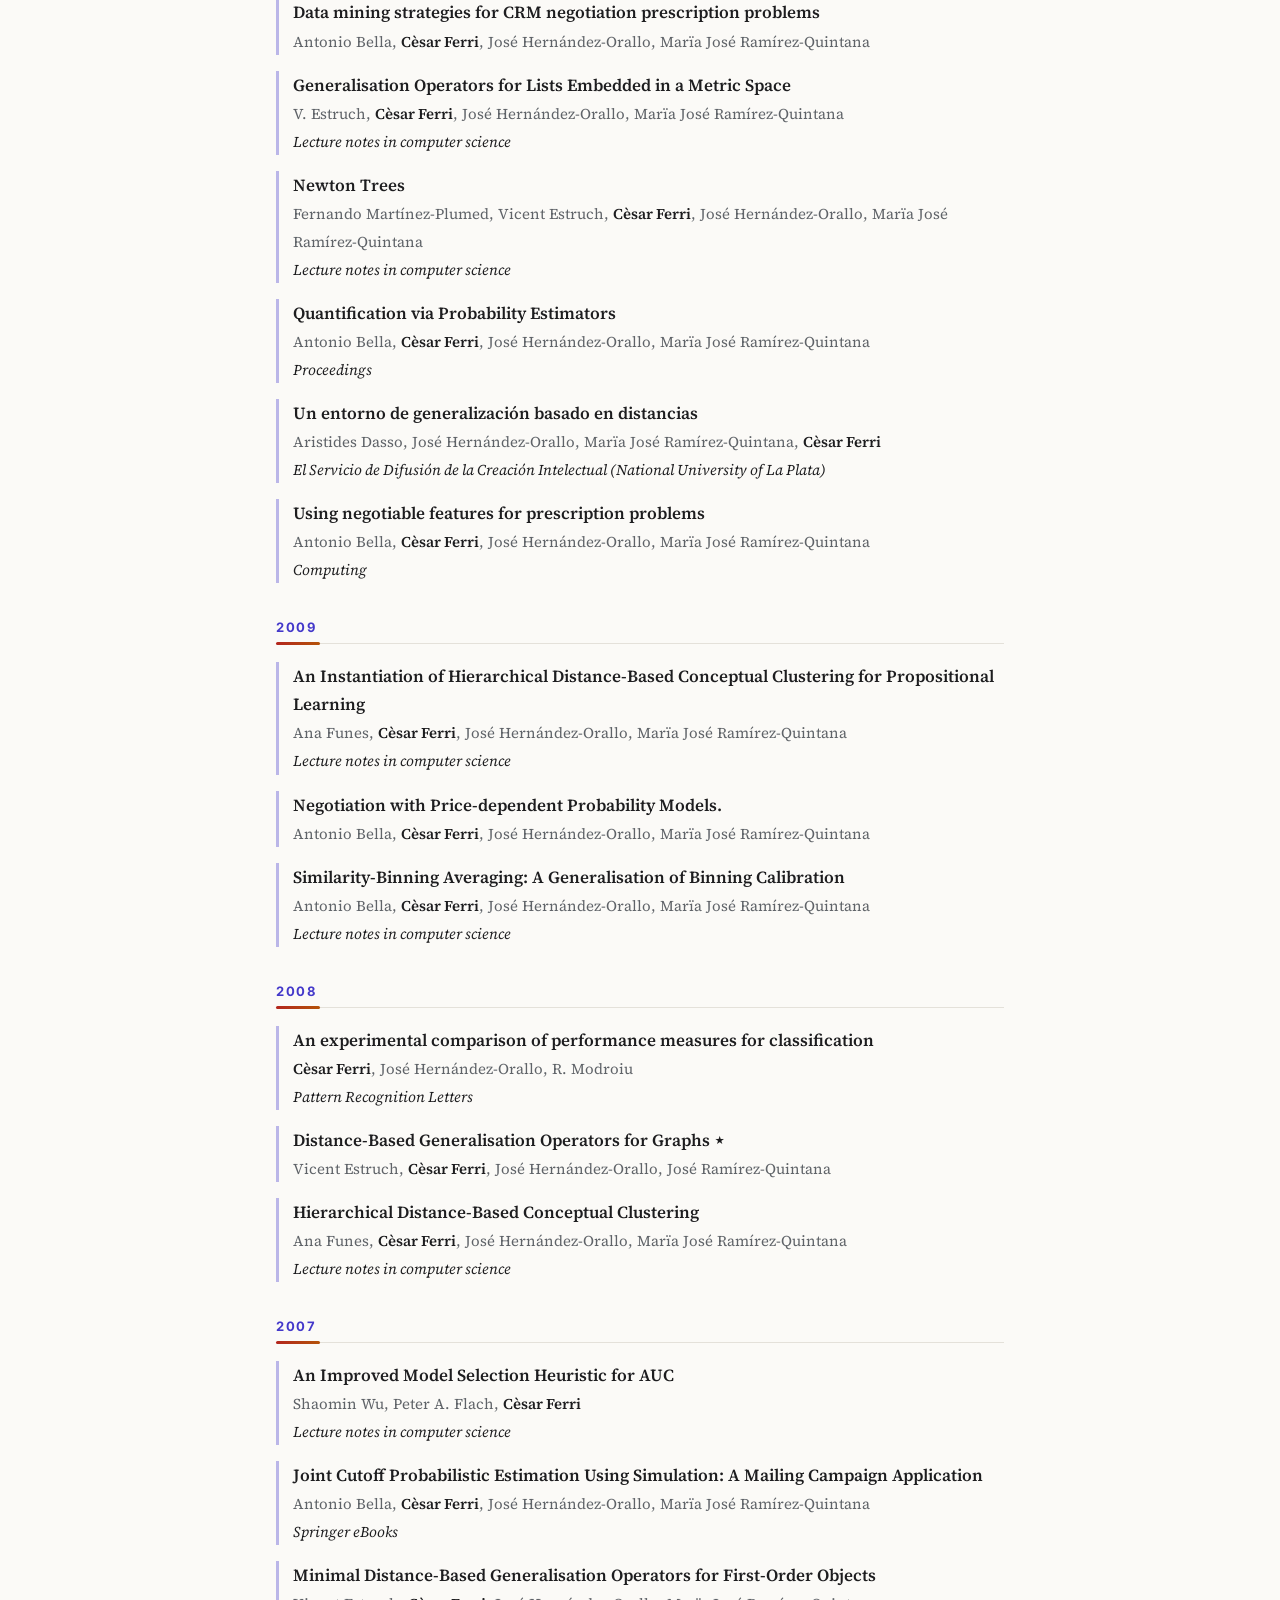
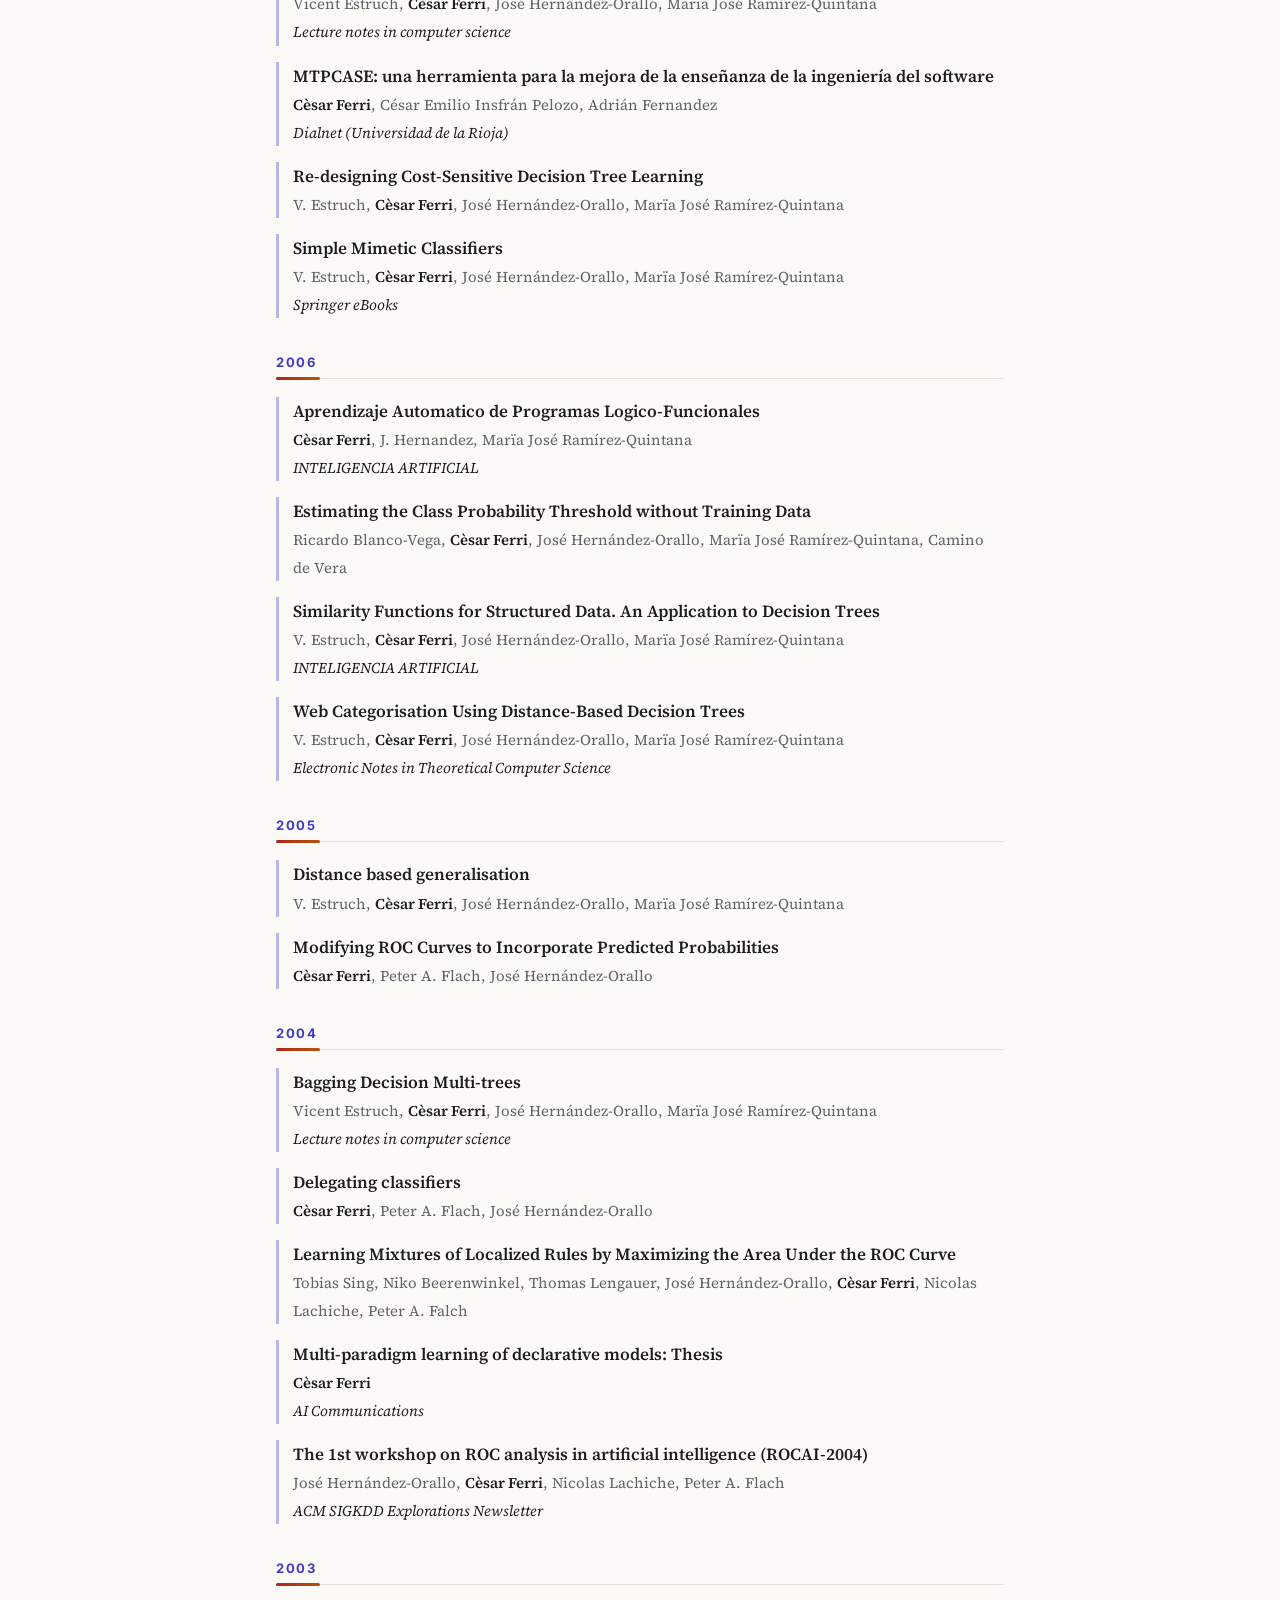
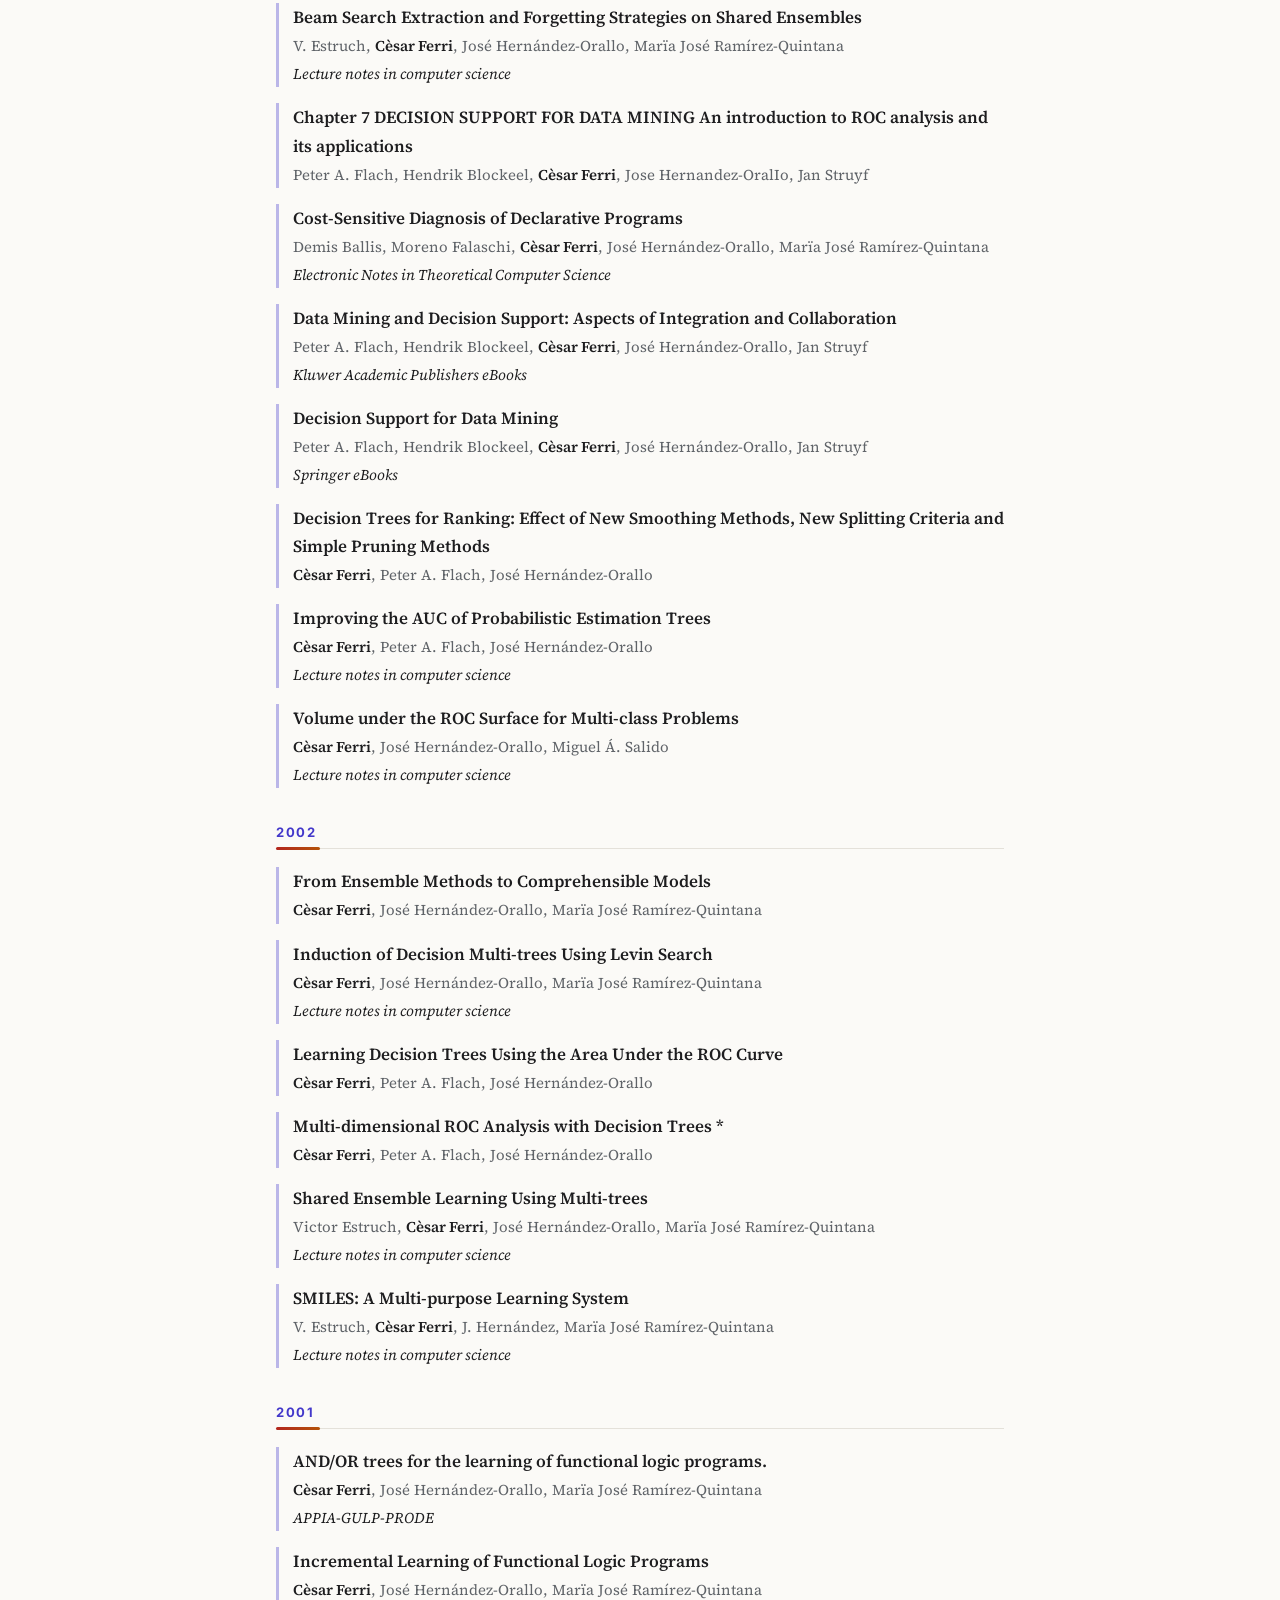
<file: publications.html>
<!doctype html>
<html lang="en">
<head>
  <meta charset="utf-8">
  <meta name="viewport" content="width=device-width, initial-scale=1">
  <title>Publications · Cèsar Ferri</title>
  <meta name="description" content="Cèsar Ferri — Full Professor of machine learning and AI evaluation at VRAIN, Universitat Politècnica de València.">
  <link rel="preconnect" href="https://fonts.googleapis.com">
  <link rel="preconnect" href="https://fonts.gstatic.com" crossorigin>
  <link href="https://fonts.googleapis.com/css2?family=Inter:wght@400;500;600;700&family=Source+Serif+4:ital,wght@0,400;0,600;0,700;1,400&display=swap" rel="stylesheet">
  <link rel="stylesheet" href="assets/style.css">
  <link rel="icon" href="data:image/svg+xml,<svg xmlns='http://www.w3.org/2000/svg' viewBox='0 0 100 100'><text y='.9em' font-size='90'>📈</text></svg>">
</head>
<body>
<nav><div class="inner">
  <a class="brand" href="./">Cèsar Ferri</a>
  <a href="index.html#news">News</a>
  <a href="index.html#research">Research</a>
  <a href="index.html#publications">Publications</a>
  <a href="index.html#software">Software</a>
  <a href="index.html#students">Students</a>
  <a href="index.html#industry">Industry</a>
  <a href="index.html#service">Service</a>
  <a href="index.html#contact">Contact</a>
</div></nav>

<div class="band">
  <header class="hero hero-plain">
    <h1>Publications</h1>
    <p class="role">137 items, generated automatically from
      <a href="https://openalex.org">OpenAlex</a> (ORCID <a href="https://orcid.org/0000-0002-8975-1120">0000-0002-8975-1120</a>).
      See also <a href="https://scholar.google.com/citations?user=dZXZGLAAAAAJ">Google Scholar</a>.</p>
  </header>
</div>
<main>
<h2 class="year" id="y2026">2026</h2>
<ol class="pubs">
<li><span class="pub-title"><a href="https://doi.org/10.1609/aaai.v40i48.42383">AI for Memory Preservation: Automated Restoration of Photographs Damaged by Floods</a></span><br><span class="pub-authors">José Daniel Galván Suazo, Hugo Albert Bonet, Carlos Monserrat-Aranda, <strong>Cèsar Ferri</strong></span><br><span class="pub-venue">Proceedings of the AAAI Conference on Artificial Intelligence</span></li>
<li><span class="pub-title"><a href="https://doi.org/10.1007/978-3-032-37685-5_20">CapFlex: Multimodal Soft Clustering with Flexible Size Constraints</a></span><br><span class="pub-authors">Diego Vallejo-Huanga, Mateo Montenegro, Brenda Simbaña, <strong>Cèsar Ferri</strong>, Fernando Martínez‐Plumed</span><br><span class="pub-venue">Lecture notes in computer science</span></li>
<li><span class="pub-title"><a href="https://doi.org/10.1038/s41597-026-08115-0">LLM Board Game Tournaments: A Dataset of Moves, Validity, and Reasoning</a></span><br><span class="pub-authors">Paulina Morillo, <strong>Cèsar Ferri</strong>, José Hernández‐Orallo</span><br><span class="pub-venue">Scientific Data</span></li>
<li><span class="pub-title"><a href="https://doi.org/10.1016/j.artint.2026.104491">Predictable artificial intelligence</a></span><br><span class="pub-authors">Lexin Zhou, Pablo A. M. Casares, Fernando Martínez‐Plumed, John Burden, Ryan Burnell, Lucy G. Cheke, <strong>Cèsar Ferri</strong>, Alexandru Marcoci, Behzad Mehrbakhsh, Yael Moros-Daval, et al.</span><br><span class="pub-venue">Artificial Intelligence</span></li>
<li><span class="pub-title"><a href="https://doi.org/10.1007/978-3-032-31438-3_16">Semi-supervised Soft Clustering with Flexible Cardinality</a></span><br><span class="pub-authors">Diego Vallejo-Huanga, Mateo Montenegro, Brenda Simbaña, <strong>Cèsar Ferri</strong>, Fernando Martínez‐Plumed</span><br><span class="pub-venue">Lecture notes in computer science</span></li>
<li><span class="pub-title"><a href="https://doi.org/10.1016/j.rineng.2026.111675">Tracking microfibres along the sludge line of a full-scale wastewater treatment plant using conventional microscopy and AI-based image analysis</a></span><br><span class="pub-authors">Ana Domínguez-Rodríguez, Fèlix Martí-Pérez, A. Simó-Vidal, M.J. Luján-Facundo, Eva Ferrer-Polonio, M.A. Bes-Piá, J.A. Mendoza‐Roca, <strong>Cèsar Ferri</strong>, Carlos Monserrat-Aranda</span><br><span class="pub-venue">Results in Engineering</span></li>
<li><span class="pub-title"><a href="https://doi.org/10.1007/s10994-025-06954-3">When Redundancy Matters: Machine Teaching of Representations</a></span><br><span class="pub-authors"><strong>Cèsar Ferri</strong>, Darío Garigliotti, Jose Hernandez-Orallo, Brigt Håvardstun, Jan Arne Telle</span><br><span class="pub-venue">Machine Learning</span></li>
</ol>
<h2 class="year" id="y2025">2025</h2>
<ol class="pubs">
<li><span class="pub-title"><a href="https://doi.org/10.5220/0013558900003967">ClustSize: An Algorithmic Framework for Size-Constrained Clustering</a></span><br><span class="pub-authors">Diego Vallejo-Huanga, <strong>Cèsar Ferri</strong>, Fernando Martínez‐Plumed</span><br><span class="pub-venue">International Conference on Data Science, Technology and Applications (DATA)</span></li>
<li><span class="pub-title"><a href="https://doi.org/10.1016/j.rineng.2025.105454">Detection of microfibres in wastewater sludge with deep learning</a></span><br><span class="pub-authors">Fèlix Martí-Pérez, Ana Domínguez-Rodríguez, Carlos Monserrat, <strong>Cèsar Ferri</strong>, M.J. Luján-Facundo, Eva Ferrer-Polonio, A. Bes-Piá, J.A. Mendoza‐Roca</span><br><span class="pub-venue">Results in Engineering</span></li>
<li><span class="pub-title"><a href="https://doi.org/10.48550/arxiv.2505.08846">Evaluating Simplification Algorithms for Interpretability of Time Series Classification</a></span><br><span class="pub-authors">Brigt Håvardstun, Fèlix Martí-Pérez, <strong>Cèsar Ferri</strong>, Jan Arne Telle</span><br><span class="pub-venue">arXiv (Cornell University) · preprint</span></li>
<li><span class="pub-title"><a href="https://doi.org/10.1007/978-3-032-06129-4_36">LLM GameLab: An Interactive Platform for Testing Large Language Models in Board Games</a></span><br><span class="pub-authors">Paulina Morillo, Alex Terreros, <strong>Cèsar Ferri</strong>, José Hernández‐Orallo</span><br><span class="pub-venue">Lecture notes in computer science</span></li>
<li><span class="pub-title"><a href="https://doi.org/10.1609/aaai.v39i28.35366">MicroFiberDetect: An Application for the Detection of Microfibres in Wastewater Sludge Based on CNNs</a></span><br><span class="pub-authors">Félix Martí Pérez, Ana Domínguez-Rodríguez, <strong>Cèsar Ferri</strong>, Carlos Monserrat</span><br><span class="pub-venue">Proceedings of the AAAI Conference on Artificial Intelligence</span></li>
<li><span class="pub-title"><a href="https://doi.org/10.1007/978-3-032-06129-4_40">Obfuscation of Sensitive Text in Audiovisual Content Using AI</a></span><br><span class="pub-authors">Kexin Jiang-Chen, <strong>Cèsar Ferri</strong></span><br><span class="pub-venue">Lecture notes in computer science</span></li>
<li><span class="pub-title"><a href="https://doi.org/10.1007/978-3-032-00891-6_26">Refining Community Detection in Social Networks: Agglomerative and Divisive Methods with Size Constraints</a></span><br><span class="pub-authors">Diego Vallejo-Huanga, Erlend Eindride Fasmer, <strong>Cèsar Ferri</strong>, Fernando Martínez‐Plumed</span><br><span class="pub-venue">Lecture notes in computer science</span></li>
<li><span class="pub-title"><a href="https://doi.org/10.3233/faia251351">Relative Drawing Identification Complexity Is Invariant to Modality in Vision-Language Models</a></span><br><span class="pub-authors">Diogo Freitas, Brigt Håvardstun, Darío Garigliotti, Jan Arne Telle, <strong>Cèsar Ferri</strong>, José Hernández‐Orallo</span><br><span class="pub-venue">Frontiers in artificial intelligence and applications</span></li>
</ol>
<h2 class="year" id="y2024">2024</h2>
<ol class="pubs">
<li><span class="pub-title"><a href="https://doi.org/10.1007/s40747-024-01599-6">A general supply-inspect cost framework to regulate the reliability-usability trade-offs for few-shot inference</a></span><br><span class="pub-authors">Fernando Martínez‐Plumed, Gonzalo Jaimovitch-López, <strong>Cèsar Ferri</strong>, Marïa José Ramírez-Quintana, José Hernández‐Orallo</span><br><span class="pub-venue">Complex &amp; Intelligent Systems</span></li>
<li><span class="pub-title"><a href="https://doi.org/10.1007/978-3-031-70371-3_28">An Interactive Tool for Interpretability of Time Series Classification</a></span><br><span class="pub-authors">Brigt Håvardstun, <strong>Cèsar Ferri</strong>, Jan Arne Telle</span><br><span class="pub-venue">Lecture notes in computer science</span></li>
<li><span class="pub-title"><a href="https://doi.org/10.1016/j.compedu.2024.105154">Analysis and discovery of procrastination patterns in a language learning MOOC</a></span><br><span class="pub-authors">Jorge Alberto Vázquez Mendoza, <strong>Cèsar Ferri</strong>, Carlos Monserrat</span><br><span class="pub-venue">Computers &amp; Education</span></li>
<li><span class="pub-title"><a href="https://doi.org/10.1007/978-3-031-77731-8_40">Automatic PDF Document Classification with Machine Learning</a></span><br><span class="pub-authors">Sócrates Llácer Luna, Darío Garigliotti, Fernando Martínez‐Plumed, <strong>Cèsar Ferri</strong></span><br><span class="pub-venue">Lecture notes in computer science</span></li>
<li><span class="pub-title"><a href="https://doi.org/10.3233/ida-230707">Cracking black-box models: Revealing hidden machine learning techniques behind their predictions</a></span><br><span class="pub-authors">Raül Fabra-Boluda, <strong>Cèsar Ferri</strong>, José Hernández‐Orallo, Marïa José Ramírez-Quintana, Fernando Martínez‐Plumed</span><br><span class="pub-venue">Intelligent Data Analysis</span></li>
<li><span class="pub-title"><a href="https://doi.org/10.3233/faia241049">EquinorQA: Large Language Models for Question Answering Over Proprietary Data</a></span><br><span class="pub-authors">Darío Garigliotti, Bjarte Johansen, Jakob Vigerust Kallestad, Seong-Eun Cho, <strong>Cèsar Ferri</strong></span><br><span class="pub-venue">Frontiers in artificial intelligence and applications</span></li>
<li><span class="pub-title"><a href="https://doi.org/10.1007/978-3-031-77731-8_37">Evaluating Performance and Trustworthiness of RAG Systems for Generating Administrative Text</a></span><br><span class="pub-authors">Hugo Sánchez Navalón, Carlos Monserrat, Darío Garigliotti, <strong>Cèsar Ferri</strong></span><br><span class="pub-venue">Lecture notes in computer science</span></li>
<li><span class="pub-title"><a href="https://doi.org/10.1038/s41586-024-07930-y">Larger and more instructable language models become less reliable</a></span><br><span class="pub-authors">Lexin Zhou, Wout Schellaert, Fernando Martínez‐Plumed, Yael Moros-Daval, <strong>Cèsar Ferri</strong>, José Hernández‐Orallo</span><br><span class="pub-venue">Nature</span></li>
<li><span class="pub-title"><a href="https://doi.org/10.1007/978-3-031-63800-8_22">XAI for Time Series Classification: Evaluating the Benefits of Model Inspection for End-Users</a></span><br><span class="pub-authors">Brigt Håvardstun, <strong>Cèsar Ferri</strong>, Kristian Flikka, Jan Arne Telle</span><br><span class="pub-venue">Communications in computer and information science</span></li>
</ol>
<h2 class="year" id="y2023">2023</h2>
<ol class="pubs">
<li><span class="pub-title"><a href="https://doi.org/10.1016/j.patter.2023.100830">A historical perspective of biomedical explainable AI research</a></span><br><span class="pub-authors">Luca Malinverno, Vesna Barros, Francesco Ghisoni, Giovanni Visonà, Roman Kern, Philip J. Nickel, Barbara Elvira Ventura, Ilija Šimić, Sarah Stryeck, Francesca Manni, et al.</span><br><span class="pub-venue">Patterns</span></li>
<li><span class="pub-title"><a href="https://doi.org/10.2139/ssrn.4335108">Explainable AI in Biomedical Research: A Systematic Review and Meta-Analysis</a></span><br><span class="pub-authors">Luca Malinverno, Vesna Barros, Francesco Ghisoni, Giovanni Visonà, Roman Kern, Philip J. Nickel, Barbara Elvira Ventura, Ilija Šimić, Sarah Stryeck, Francesca Manni, et al.</span><br><span class="pub-venue">SSRN Electronic Journal · preprint</span></li>
<li><span class="pub-title"><a href="https://doi.org/10.1007/978-3-031-43418-1_23">XAI with Machine Teaching When Humans Are (Not) Informed About the Irrelevant Features</a></span><br><span class="pub-authors">Brigt Håvardstun, <strong>Cèsar Ferri</strong>, José Hernández‐Orallo, Pekka Parviainen, Jan Arne Telle</span><br><span class="pub-venue">Lecture notes in computer science</span></li>
</ol>
<h2 class="year" id="y2022">2022</h2>
<ol class="pubs">
<li><span class="pub-title"><a href="https://doi.org/10.48550/arxiv.2206.04615">Beyond the Imitation Game: Quantifying and extrapolating the capabilities of language models</a></span><br><span class="pub-authors">Aarohi Srivastava, Abhinav Rastogi, Rao, Abhishek, Abu Awal Md Shoeb, Abubakar Abid, Fisch, Adam, Adam R. Brown, Adam Santoro, Aditya Gupta, Adrià Garriga-Alonso, et al.</span><br><span class="pub-venue">arXiv (Cornell University) · preprint</span></li>
<li><span class="pub-title"><a href="https://doi.org/10.1007/s10994-022-06259-9">Can language models automate data wrangling?</a></span><br><span class="pub-authors">Gonzalo Jaimovitch-López, <strong>Cèsar Ferri</strong>, José Hernández‐Orallo, Fernando Martínez‐Plumed, Marïa José Ramírez-Quintana</span><br><span class="pub-venue">Machine Learning</span></li>
<li><span class="pub-title"><a href="https://doi.org/10.24963/ijcai.2022/412">Non-Cheating Teaching Revisited: A New Probabilistic Machine Teaching Model</a></span><br><span class="pub-authors"><strong>Cèsar Ferri</strong>, José Hernández‐Orallo, Jan Arne Telle</span><br><span class="pub-venue">International Joint Conference on Artificial Intelligence</span></li>
</ol>
<h2 class="year" id="y2021">2021</h2>
<ol class="pubs">
<li><span class="pub-title"><a href="https://doi.org/10.1007/s10994-021-05950-7">AUTOMAT[R]IX: learning simple matrix pipelines</a></span><br><span class="pub-authors">Lidia Contreras-Ochando, <strong>Cèsar Ferri</strong>, José Hernández‐Orallo</span><br><span class="pub-venue">Machine Learning</span></li>
<li><span class="pub-title"><a href="https://doi.org/10.1002/int.22415">Missing the missing values: The ugly duckling of fairness in machine learning</a></span><br><span class="pub-authors">Fernando Martínez‐Plumed, <strong>Cèsar Ferri</strong>, David Nieves, José Hernández‐Orallo</span><br><span class="pub-venue">International Journal of Intelligent Systems</span></li>
<li><span class="pub-title"><a href="https://doi.org/10.1007/978-3-030-74251-5_31">Muppets: Multipurpose Table Segmentation</a></span><br><span class="pub-authors">Gust Verbruggen, Lidia Contreras-Ochando, <strong>Cèsar Ferri</strong>, José Hernández‐Orallo, Luc De Raedt</span><br><span class="pub-venue">Lecture notes in computer science</span></li>
<li><span class="pub-title"><a href="https://doi.org/10.1093/oso/9780198862536.003.0009">Teaching and Explanation: Aligning Priors between Machines and Humans</a></span><br><span class="pub-authors">José Hernández‐Orallo, <strong>Cèsar Ferri</strong></span><br><span class="pub-venue">Oxford University Press eBooks</span></li>
<li><span class="pub-title">Think Big, Teach Small: Do Language Models Distil Occam’s Razor?</span><br><span class="pub-authors">Gonzalo Jaimovitch-López, David Castellano Falcón, <strong>Cèsar Ferri</strong>, José Hernández‐Orallo</span><br><span class="pub-venue">neural information processing systems</span></li>
</ol>
<h2 class="year" id="y2020">2020</h2>
<ol class="pubs">
<li><span class="pub-title"><a href="https://doi.org/10.1007/978-3-030-46133-1_44">Automated Data Transformation with Inductive Programming and Dynamic Background Knowledge</a></span><br><span class="pub-authors">Lidia Contreras-Ochando, <strong>Cèsar Ferri</strong>, José Hernández‐Orallo, Fernando Martínez‐Plumed, Marïa José Ramírez-Quintana, Susumu Katayama</span><br><span class="pub-venue">Lecture notes in computer science</span></li>
<li><span class="pub-title"><a href="https://doi.org/10.1007/978-3-030-43823-4_2">Automating Common Data Science Matrix Transformations</a></span><br><span class="pub-authors">Lidia Contreras-Ochando, <strong>Cèsar Ferri</strong>, José Hernández‐Orallo</span><br><span class="pub-venue">Communications in computer and information science</span></li>
<li><span class="pub-title"><a href="https://doi.org/10.1007/978-3-030-46133-1_45">BK-ADAPT: Dynamic Background Knowledge for Automating Data Transformation</a></span><br><span class="pub-authors">Lidia Contreras-Ochando, <strong>Cèsar Ferri</strong>, José Hernández‐Orallo, Fernando Martínez‐Plumed, Marïa José Ramírez-Quintana, Susumu Katayama</span><br><span class="pub-venue">Lecture notes in computer science</span></li>
<li><span class="pub-title"><a href="https://doi.org/10.1016/j.eswa.2020.113263">Learning alternative ways of performing a task</a></span><br><span class="pub-authors">Duvan Nieves, Marïa José Ramírez-Quintana, Carlos Monserrat, <strong>Cèsar Ferri</strong>, José Hernández‐Orallo</span><br><span class="pub-venue">Expert Systems with Applications</span></li>
</ol>
<h2 class="year" id="y2019">2019</h2>
<ol class="pubs">
<li><span class="pub-title"><a href="https://doi.org/10.1016/j.dib.2019.103836">A dataset of attributes from papers of a machine learning conference</a></span><br><span class="pub-authors">Diego Vallejo-Huanga, Paulina Morillo, <strong>Cèsar Ferri</strong></span><br><span class="pub-venue">Data in Brief</span></li>
<li><span class="pub-title"><a href="https://doi.org/10.1109/tkde.2019.2962680">CRISP-DM Twenty Years Later: From Data Mining Processes to Data Science Trajectories</a></span><br><span class="pub-authors">Fernando Martínez‐Plumed, Lidia Contreras-Ochando, <strong>Cèsar Ferri</strong>, José Hernández‐Orallo, Meelis Kull, Nicolas Lachiche, Marïa José Ramírez-Quintana, Peter A. Flach</span><br><span class="pub-venue">IEEE Transactions on Knowledge and Data Engineering</span></li>
<li><span class="pub-title"><a href="https://doi.org/10.5465/ambpp.2019.10568abstract">Entrepreneurial Disappointment and its Link with Mental Illness: A Machine Learning Study</a></span><br><span class="pub-authors">Amanda Jasmine Williamson, Martina Battisti, Andreana Drencheva, <strong>Cèsar Ferri</strong></span><br><span class="pub-venue">Academy of Management Proceedings</span></li>
<li><span class="pub-title"><a href="https://doi.org/10.48550/arxiv.1905.12728">Fairness and Missing Values</a></span><br><span class="pub-authors">Fernando Martínez‐Plumed, <strong>Cèsar Ferri</strong>, David Nieves, José Hernández‐Orallo</span><br><span class="pub-venue">arXiv (Cornell University) · preprint</span></li>
<li><span class="pub-title"><a href="https://doi.org/10.1007/978-3-030-13453-2_9">SALER: A Data Science Solution to Detect and Prevent Corruption in Public Administration</a></span><br><span class="pub-authors">Fernando Martínez‐Plumed, Juan Carlos Casamayor, <strong>Cèsar Ferri</strong>, Jon Ander Gómez, Eduardo Vendrell Vidal</span><br><span class="pub-venue">Lecture notes in computer science</span></li>
<li><span class="pub-title"><a href="https://doi.org/10.1007/s10618-019-00613-7">Setting decision thresholds when operating conditions are uncertain</a></span><br><span class="pub-authors"><strong>Cèsar Ferri</strong>, José Hernández‐Orallo, Peter A. Flach</span><br><span class="pub-venue">Data Mining and Knowledge Discovery</span></li>
<li><span class="pub-title"><a href="https://doi.org/10.1007/s10994-019-05821-2">The teaching size: computable teachers and learners for universal languages</a></span><br><span class="pub-authors">Jan Arne Telle, José Hernández‐Orallo, <strong>Cèsar Ferri</strong></span><br><span class="pub-venue">Machine Learning</span></li>
</ol>
<h2 class="year" id="y2018">2018</h2>
<ol class="pubs">
<li><span class="pub-title"><a href="https://doi.org/10.1007/978-3-030-00374-6_12">Adapting Hierarchical Multiclass Classification to Changes in the Target Concept</a></span><br><span class="pub-authors">Daniel Silva-Palacios, <strong>Cèsar Ferri</strong>, Marïa José Ramírez-Quintana</span><br><span class="pub-venue">Lecture notes in computer science</span></li>
<li><span class="pub-title">Adapting hierarchical multiclass classification to changes in the target concept: abstract</span><br><span class="pub-authors">Daniel Silva Palacios, <strong>Cèsar Ferri</strong>, Marïa José Ramírez-Quintana</span><br><span class="pub-venue">Dialnet (Universidad de la Rioja)</span></li>
<li><span class="pub-title">Alejandro A. Botto (1882-1942)</span><br><span class="pub-authors"><strong>Cèsar Ferri</strong></span><br><span class="pub-venue">El Servicio de Difusión de la Creación Intelectual (National University of La Plata)</span></li>
<li><span class="pub-title"><a href="https://doi.org/10.48550/arxiv.1809.10054">General-purpose Declarative Inductive Programming with Domain-Specific Background Knowledge for Data Wrangling Automation</a></span><br><span class="pub-authors">Lidia Contreras-Ochando, <strong>Cèsar Ferri</strong>, José Hernández‐Orallo, Fernando Martínez‐Plumed, Marïa José Ramírez-Quintana, Katayama, Susumu</span><br><span class="pub-venue">arXiv (Cornell University) · preprint</span></li>
<li><span class="pub-title"><a href="https://doi.org/10.1007/978-3-030-00374-6_6">Identifying the Machine Learning Family from Black-Box Models</a></span><br><span class="pub-authors">Raül Fabra-Boluda, <strong>Cèsar Ferri</strong>, José Hernández‐Orallo, Fernando Martínez‐Plumed, Marïa José Ramírez-Quintana</span><br><span class="pub-venue">Lecture notes in computer science</span></li>
<li><span class="pub-title">Identifying the machine learning family from black-box models: abstract</span><br><span class="pub-authors">Raül Fabra-Boluda, <strong>Cèsar Ferri</strong>, José Hernández Orallo, Fernando Martínez‐Plumed, Marïa José Ramírez-Quintana</span><br><span class="pub-venue">Dialnet (Universidad de la Rioja)</span></li>
<li><span class="pub-title"><a href="https://doi.org/10.1007/978-3-319-96448-5_16">Modelling Machine Learning Models</a></span><br><span class="pub-authors">Raül Fabra-Boluda, <strong>Cèsar Ferri</strong>, José Hernández‐Orallo, Fernando Martínez‐Plumed, Marïa José Ramírez-Quintana</span><br><span class="pub-venue">Studies in applied philosophy, epistemology and rational ethics</span></li>
<li><span class="pub-title"><a href="https://doi.org/10.1016/j.jocs.2018.01.006">Probabilistic class hierarchies for multiclass classification</a></span><br><span class="pub-authors">Daniel Silva-Palacios, <strong>Cèsar Ferri</strong>, Marïa José Ramírez-Quintana</span><br><span class="pub-venue">Journal of Computational Science</span></li>
</ol>
<h2 class="year" id="y2017">2017</h2>
<ol class="pubs">
<li><span class="pub-title"><a href="https://doi.org/10.1016/j.cogsys.2017.01.006">A computational analysis of general intelligence tests for evaluating cognitive development</a></span><br><span class="pub-authors">Fernando Martínez‐Plumed, <strong>Cèsar Ferri</strong>, José Hernández‐Orallo, Marïa José Ramírez-Quintana</span><br><span class="pub-venue">Cognitive Systems Research</span></li>
<li><span class="pub-title"><a href="https://doi.org/10.18653/v1/e17-3011">ADoCS: Automatic Designer of Conference Schedules</a></span><br><span class="pub-authors">Diego Vallejo-Huanga, Paulina Morillo, <strong>Cèsar Ferri</strong></span><br><span class="pub-venue"></span></li>
<li><span class="pub-title"><a href="https://doi.org/10.48550/arxiv.1709.09003">CASP-DM: Context Aware Standard Process for Data Mining</a></span><br><span class="pub-authors">Fernando Martínez‐Plumed, Lidia Contreras-Ochando, <strong>Cèsar Ferri</strong>, Peter A. Flach, José Hernández‐Orallo, Meelis Kull, Nicolas Lachiche, Marïa José Ramírez-Quintana</span><br><span class="pub-venue">arXiv (Cornell University) · preprint</span></li>
<li><span class="pub-title"><a href="https://doi.org/10.1016/j.procs.2017.05.218">Improving Performance of Multiclass Classification by Inducing Class Hierarchies</a></span><br><span class="pub-authors">Daniel Silva-Palacios, <strong>Cèsar Ferri</strong>, Marïa José Ramírez-Quintana</span><br><span class="pub-venue">Procedia Computer Science</span></li>
<li><span class="pub-title"><a href="https://doi.org/10.1145/3134230.3134241">Low-level Event Detection System for Minimally-Invasive Surgery Training</a></span><br><span class="pub-authors">David Nieves, <strong>Cèsar Ferri</strong>, José Hernández‐Orallo, Carlos Monserrat</span><br><span class="pub-venue"></span></li>
<li><span class="pub-title"><a href="https://doi.org/10.1016/j.procs.2017.05.206">Semi-Supervised Clustering Algorithms for Grouping Scientific Articles</a></span><br><span class="pub-authors">Diego Vallejo-Huanga, Paulina Morillo, <strong>Cèsar Ferri</strong></span><br><span class="pub-venue">Procedia Computer Science</span></li>
<li><span class="pub-title"><a href="https://doi.org/10.18653/v1/e17-4009">Zipf&#x27;s and Benford&#x27;s laws in Twitter hashtags</a></span><br><span class="pub-authors">José Alberto Pérez-Melián, J. Alberto Conejero, <strong>Cèsar Ferri</strong></span><br><span class="pub-venue"></span></li>
</ol>
<h2 class="year" id="y2016">2016</h2>
<ol class="pubs">
<li><span class="pub-title"><a href="https://doi.org/10.1109/icdmw.2016.0188">airVLC: An Application for Visualizing Wind-Sensitive Interpolation of Urban Air Pollution Forecasts</a></span><br><span class="pub-authors">Lidia Contreras-Ochando, <strong>Cèsar Ferri</strong></span><br><span class="pub-venue">IEEE ... International Conference on Data Mining workshops</span></li>
<li><span class="pub-title">Context-Aware Knowledge Discovery: Opportunities, Techniques and Applications</span><br><span class="pub-authors"><strong>Cèsar Ferri</strong>, Peter A. Flach, Meelis Kull, Nicolas Lachiche</span><br><span class="pub-venue">HAL (Le Centre pour la Communication Scientifique Directe)</span></li>
<li><span class="pub-title">Cycling network projects: a decision-making aid approach</span><br><span class="pub-authors">Fernando Martínez‐Plumed, <strong>Cèsar Ferri</strong>, Lidia Contreras-Ochando</span><br><span class="pub-venue">RiuNet (Universitat Politècnica de València)</span></li>
<li><span class="pub-title"><a href="https://doi.org/10.1016/j.procs.2016.05.345">Identifying the Sport Activity of GPS Tracks</a></span><br><span class="pub-authors"><strong>Cèsar Ferri</strong></span><br><span class="pub-venue">Procedia Computer Science</span></li>
<li><span class="pub-title"><a href="https://doi.org/10.1016/j.procs.2016.05.343">Wind-sensitive Interpolation of Urban Air Pollution Forecasts</a></span><br><span class="pub-authors">Lidia Contreras-Ochando, <strong>Cèsar Ferri</strong></span><br><span class="pub-venue">Procedia Computer Science</span></li>
</ol>
<h2 class="year" id="y2015">2015</h2>
<ol class="pubs">
<li><span class="pub-title">Airvlc: an application for real-time forecasting urban air pollution</span><br><span class="pub-authors">Lidia Contreras-Ochando, Cristina I. Font-Julián, Francisco Contreras Ochando, <strong>Cèsar Ferri</strong></span><br><span class="pub-venue"></span></li>
<li><span class="pub-title"><a href="https://doi.org/10.1007/s10618-015-0443-9">Binarised regression tasks: methods and evaluation metrics</a></span><br><span class="pub-authors">José Hernández‐Orallo, <strong>Cèsar Ferri</strong>, Nicolas Lachiche, Adolfo Martínez-Usó, Marïa José Ramírez-Quintana</span><br><span class="pub-venue">Data Mining and Knowledge Discovery</span></li>
<li><span class="pub-title"><a href="https://doi.org/10.48550/arxiv.1502.05615">Forgetting and consolidation for incremental and cumulative knowledge acquisition systems</a></span><br><span class="pub-authors">Fernando Martínez‐Plumed, <strong>Cèsar Ferri</strong>, José Hernández‐Orallo, Marïa José Ramírez-Quintana</span><br><span class="pub-venue">arXiv (Cornell University) · preprint</span></li>
<li><span class="pub-title"><a href="https://doi.org/10.1177/1059712315608675">Knowledge acquisition with forgetting: an incremental and developmental setting</a></span><br><span class="pub-authors">Fernando Martínez‐Plumed, <strong>Cèsar Ferri</strong>, José Hernández‐Orallo, Marïa José Ramírez-Quintana</span><br><span class="pub-venue">Adaptive Behavior</span></li>
<li><span class="pub-title"><a href="https://doi.org/10.1145/2830544.2830551">Report of the First International Workshop on Learning over Multiple Contexts (LMCE 2014)</a></span><br><span class="pub-authors"><strong>Cèsar Ferri</strong>, Peter A. Flach, Nicolas Lachiche</span><br><span class="pub-venue">ACM SIGKDD Explorations Newsletter</span></li>
</ol>
<h2 class="year" id="y2014">2014</h2>
<ol class="pubs">
<li><span class="pub-title"><a href="https://doi.org/10.1109/icmla.2014.23">A Knowledge Growth and Consolidation Framework for Lifelong Machine Learning Systems</a></span><br><span class="pub-authors">Fernando Martínez‐Plumed, <strong>Cèsar Ferri</strong>, José Hernández Orallo, Marïa José Ramírez-Quintana</span><br><span class="pub-venue">International Conference on Machine Learning and Applications</span></li>
<li><span class="pub-title"><a href="https://doi.org/10.1007/978-1-4614-8184-3">Strategies in e-business : positioning and social networking in online markets</a></span><br><span class="pub-authors">Ignacio Gil-Pechuán, Daniel Palacios‐Marqués, Marta Peris‐Ortiz, Eduardo Vendrell, <strong>Cèsar Ferri</strong></span><br><span class="pub-venue"></span></li>
</ol>
<h2 class="year" id="y2013">2013</h2>
<ol class="pubs">
<li><span class="pub-title"><a href="https://doi.org/10.1007/s10618-013-0308-z">Aggregative quantification for regression</a></span><br><span class="pub-authors">Antonio Bella, <strong>Cèsar Ferri</strong>, José Hernández‐Orallo, Marïa José Ramírez-Quintana</span><br><span class="pub-venue">Data Mining and Knowledge Discovery</span></li>
<li><span class="pub-title"><a href="https://doi.org/10.1007/978-3-642-37382-4_1">Learning with Configurable Operators and RL-Based Heuristics</a></span><br><span class="pub-authors">Fernando Martínez‐Plumed, <strong>Cèsar Ferri</strong>, José Hernández‐Orallo, Marïa José Ramírez-Quintana</span><br><span class="pub-venue">Lecture notes in computer science</span></li>
<li><span class="pub-title"><a href="https://doi.org/10.48550/arxiv.1311.4235">On the definition of a general learning system with user-defined operators</a></span><br><span class="pub-authors">Fernando Martínez‐Plumed, <strong>Cèsar Ferri</strong>, José Hernández‐Orallo, Marïa José Ramírez-Quintana</span><br><span class="pub-venue">arXiv (Cornell University) · preprint</span></li>
<li><span class="pub-title"><a href="https://doi.org/10.1007/s10994-013-5328-9">ROC curves in cost space</a></span><br><span class="pub-authors">José Hernández‐Orallo, Peter A. Flach, <strong>Cèsar Ferri</strong></span><br><span class="pub-venue">Machine Learning</span></li>
<li><span class="pub-title"><a href="https://doi.org/10.1007/978-1-4614-8184-3">Strategies in E-Business</a></span><br><span class="pub-authors">Ignacio Gil-Pechuán, Daniel Palacios‐Marqués, Marta Peris‐Ortiz, Eduardo Vendrell Vidal, <strong>Cèsar Ferri</strong></span><br><span class="pub-venue">Springer eBooks</span></li>
</ol>
<h2 class="year" id="y2012">2012</h2>
<ol class="pubs">
<li><span class="pub-title">A unified view of performance metrics: translating threshold choice into expected classification loss</span><br><span class="pub-authors">José Hernández‐Orallo, Peter A. Flach, <strong>Cèsar Ferri</strong></span><br><span class="pub-venue">Explore Bristol Research</span></li>
<li><span class="pub-title"><a href="https://doi.org/10.1111/coin.12004">BRIDGING THE GAP BETWEEN DISTANCE AND GENERALIZATION</a></span><br><span class="pub-authors">V. Estruch, <strong>Cèsar Ferri</strong>, José Hernández‐Orallo, Marïa José Ramírez-Quintana</span><br><span class="pub-venue">Computational Intelligence</span></li>
<li><span class="pub-title"><a href="https://doi.org/10.1007/s10489-012-0388-2">On the effect of calibration in classifier combination</a></span><br><span class="pub-authors">Antonio Bella, <strong>Cèsar Ferri</strong>, José Hernández‐Orallo, Marïa José Ramírez-Quintana</span><br><span class="pub-venue">Applied Intelligence</span></li>
</ol>
<h2 class="year" id="y2011">2011</h2>
<ol class="pubs">
<li><span class="pub-title">An instantiation for sequences of hierarchical distance-based conceptual clustering</span><br><span class="pub-authors">Ana Funes, Marïa José Ramírez-Quintana, José Hernández‐Orallo, <strong>Cèsar Ferri</strong></span><br><span class="pub-venue"></span></li>
<li><span class="pub-title">Applying distances between terms to both flat and hierarchical data</span><br><span class="pub-authors">Jorge-Alonso Bedoya-Puerta, <strong>Cèsar Ferri</strong>, José Hernández‐Orallo, Marïa José Ramírez-Quintana</span><br><span class="pub-venue"></span></li>
<li><span class="pub-title"><a href="https://doi.org/10.48550/arxiv.1107.5930">Technical Note: Towards ROC Curves in Cost Space</a></span><br><span class="pub-authors">José Hernández‐Orallo, Peter A. Flach, <strong>Cèsar Ferri</strong></span><br><span class="pub-venue">arXiv (Cornell University) · preprint</span></li>
<li><span class="pub-title"><a href="https://doi.org/10.48550/arxiv.1112.2640">Threshold Choice Methods: the Missing Link</a></span><br><span class="pub-authors">José Hernández‐Orallo, Peter A. Flach, <strong>Cèsar Ferri</strong></span><br><span class="pub-venue">arXiv (Cornell University) · preprint</span></li>
</ol>
<h2 class="year" id="y2010">2010</h2>
<ol class="pubs">
<li><span class="pub-title">Agrupamiento conceptual jerárquico basado en distancias</span><br><span class="pub-authors">Ana Funes, <strong>Cèsar Ferri</strong>, Marïa José Ramírez-Quintana, José Hernández‐Orallo</span><br><span class="pub-venue">El Servicio de Difusión de la Creación Intelectual (National University of La Plata)</span></li>
<li><span class="pub-title"><a href="https://doi.org/10.1007/978-3-642-12251-4_12">An Integrated Distance for Atoms</a></span><br><span class="pub-authors">Vicent Estruch, <strong>Cèsar Ferri</strong>, José Hernández‐Orallo, Marïa José Ramírez-Quintana</span><br><span class="pub-venue">Lecture notes in computer science</span></li>
<li><span class="pub-title"><a href="https://doi.org/10.4018/978-1-60566-766-9.ch006">Calibration of Machine Learning Models</a></span><br><span class="pub-authors">Antonio Bella, <strong>Cèsar Ferri</strong>, José Hernández‐Orallo, Marïa José Ramírez-Quintana</span><br><span class="pub-venue">IGI Global eBooks</span></li>
<li><span class="pub-title"><a href="https://doi.org/10.5555/1945758.1945820">Data mining strategies for CRM negotiation prescription problems</a></span><br><span class="pub-authors">Antonio Bella, <strong>Cèsar Ferri</strong>, José Hernández‐Orallo, Marïa José Ramírez-Quintana</span><br><span class="pub-venue"></span></li>
<li><span class="pub-title"><a href="https://doi.org/10.1007/978-3-642-11931-6_6">Generalisation Operators for Lists Embedded in a Metric Space</a></span><br><span class="pub-authors">V. Estruch, <strong>Cèsar Ferri</strong>, José Hernández‐Orallo, Marïa José Ramírez-Quintana</span><br><span class="pub-venue">Lecture notes in computer science</span></li>
<li><span class="pub-title"><a href="https://doi.org/10.1007/978-3-642-17432-2_18">Newton Trees</a></span><br><span class="pub-authors">Fernando Martínez‐Plumed, Vicent Estruch, <strong>Cèsar Ferri</strong>, José Hernández‐Orallo, Marïa José Ramírez-Quintana</span><br><span class="pub-venue">Lecture notes in computer science</span></li>
<li><span class="pub-title"><a href="https://doi.org/10.1109/icdm.2010.75">Quantification via Probability Estimators</a></span><br><span class="pub-authors">Antonio Bella, <strong>Cèsar Ferri</strong>, José Hernández‐Orallo, Marïa José Ramírez-Quintana</span><br><span class="pub-venue">Proceedings</span></li>
<li><span class="pub-title">Un entorno de generalización basado en distancias</span><br><span class="pub-authors">Aristides Dasso, José Hernández‐Orallo, Marïa José Ramírez-Quintana, <strong>Cèsar Ferri</strong></span><br><span class="pub-venue">El Servicio de Difusión de la Creación Intelectual (National University of La Plata)</span></li>
<li><span class="pub-title"><a href="https://doi.org/10.1007/s00607-010-0129-5">Using negotiable features for prescription problems</a></span><br><span class="pub-authors">Antonio Bella, <strong>Cèsar Ferri</strong>, José Hernández‐Orallo, Marïa José Ramírez-Quintana</span><br><span class="pub-venue">Computing</span></li>
</ol>
<h2 class="year" id="y2009">2009</h2>
<ol class="pubs">
<li><span class="pub-title"><a href="https://doi.org/10.1007/978-3-642-01307-2_63">An Instantiation of Hierarchical Distance-Based Conceptual Clustering for Propositional Learning</a></span><br><span class="pub-authors">Ana Funes, <strong>Cèsar Ferri</strong>, José Hernández‐Orallo, Marïa José Ramírez-Quintana</span><br><span class="pub-venue">Lecture notes in computer science</span></li>
<li><span class="pub-title">Negotiation with Price-dependent Probability Models.</span><br><span class="pub-authors">Antonio Bella, <strong>Cèsar Ferri</strong>, José Hernández‐Orallo, Marïa José Ramírez-Quintana</span><br><span class="pub-venue"></span></li>
<li><span class="pub-title"><a href="https://doi.org/10.1007/978-3-642-04394-9_42">Similarity-Binning Averaging: A Generalisation of Binning Calibration</a></span><br><span class="pub-authors">Antonio Bella, <strong>Cèsar Ferri</strong>, José Hernández‐Orallo, Marïa José Ramírez-Quintana</span><br><span class="pub-venue">Lecture notes in computer science</span></li>
</ol>
<h2 class="year" id="y2008">2008</h2>
<ol class="pubs">
<li><span class="pub-title"><a href="https://doi.org/10.1016/j.patrec.2008.08.010">An experimental comparison of performance measures for classification</a></span><br><span class="pub-authors"><strong>Cèsar Ferri</strong>, José Hernández‐Orallo, R. Modroiu</span><br><span class="pub-venue">Pattern Recognition Letters</span></li>
<li><span class="pub-title">Distance-Based Generalisation Operators for Graphs ⋆</span><br><span class="pub-authors">Vicent Estruch, <strong>Cèsar Ferri</strong>, José Hernández‐Orallo, José Ramı́rez-Quintana</span><br><span class="pub-venue"></span></li>
<li><span class="pub-title"><a href="https://doi.org/10.1007/978-3-540-87479-9_41">Hierarchical Distance-Based Conceptual Clustering</a></span><br><span class="pub-authors">Ana Funes, <strong>Cèsar Ferri</strong>, José Hernández‐Orallo, Marïa José Ramírez-Quintana</span><br><span class="pub-venue">Lecture notes in computer science</span></li>
</ol>
<h2 class="year" id="y2007">2007</h2>
<ol class="pubs">
<li><span class="pub-title"><a href="https://doi.org/10.1007/978-3-540-74958-5_44">An Improved Model Selection Heuristic for AUC</a></span><br><span class="pub-authors">Shaomin Wu, Peter A. Flach, <strong>Cèsar Ferri</strong></span><br><span class="pub-venue">Lecture notes in computer science</span></li>
<li><span class="pub-title"><a href="https://doi.org/10.1007/978-3-540-77226-2_62">Joint Cutoff Probabilistic Estimation Using Simulation: A Mailing Campaign Application</a></span><br><span class="pub-authors">Antonio Bella, <strong>Cèsar Ferri</strong>, José Hernández‐Orallo, Marïa José Ramírez-Quintana</span><br><span class="pub-venue">Springer eBooks</span></li>
<li><span class="pub-title"><a href="https://doi.org/10.1007/978-3-540-73847-3_21">Minimal Distance-Based Generalisation Operators for First-Order Objects</a></span><br><span class="pub-authors">Vicent Estruch, <strong>Cèsar Ferri</strong>, José Hernández‐Orallo, Marïa José Ramírez-Quintana</span><br><span class="pub-venue">Lecture notes in computer science</span></li>
<li><span class="pub-title">MTPCASE: una herramienta para la mejora de la enseñanza de la ingeniería del software</span><br><span class="pub-authors"><strong>Cèsar Ferri</strong>, César Emilio Insfrán Pelozo, Adrián Fernandez</span><br><span class="pub-venue">Dialnet (Universidad de la Rioja)</span></li>
<li><span class="pub-title">Re-designing Cost-Sensitive Decision Tree Learning</span><br><span class="pub-authors">V. Estruch, <strong>Cèsar Ferri</strong>, José Hernández‐Orallo, Marïa José Ramírez-Quintana</span><br><span class="pub-venue"></span></li>
<li><span class="pub-title"><a href="https://doi.org/10.1007/3-540-45065-3_14">Simple Mimetic Classifiers</a></span><br><span class="pub-authors">V. Estruch, <strong>Cèsar Ferri</strong>, José Hernández‐Orallo, Marïa José Ramírez-Quintana</span><br><span class="pub-venue">Springer eBooks</span></li>
</ol>
<h2 class="year" id="y2006">2006</h2>
<ol class="pubs">
<li><span class="pub-title"><a href="https://doi.org/10.4114/ia.v4i11.688">Aprendizaje Automatico de Programas Logico-Funcionales</a></span><br><span class="pub-authors"><strong>Cèsar Ferri</strong>, J. Hernandez, Marïa José Ramírez-Quintana</span><br><span class="pub-venue">INTELIGENCIA ARTIFICIAL</span></li>
<li><span class="pub-title">Estimating the Class Probability Threshold without Training Data</span><br><span class="pub-authors">Ricardo Blanco-Vega, <strong>Cèsar Ferri</strong>, José Hernández‐Orallo, Marïa José Ramírez-Quintana, Camino de Vera</span><br><span class="pub-venue"></span></li>
<li><span class="pub-title"><a href="https://doi.org/10.4114/ia.v10i29.883">Similarity Functions for Structured Data. An Application to Decision Trees</a></span><br><span class="pub-authors">V. Estruch, <strong>Cèsar Ferri</strong>, José Hernández‐Orallo, Marïa José Ramírez-Quintana</span><br><span class="pub-venue">INTELIGENCIA ARTIFICIAL</span></li>
<li><span class="pub-title"><a href="https://doi.org/10.1016/j.entcs.2005.12.043">Web Categorisation Using Distance-Based Decision Trees</a></span><br><span class="pub-authors">V. Estruch, <strong>Cèsar Ferri</strong>, José Hernández‐Orallo, Marïa José Ramírez-Quintana</span><br><span class="pub-venue">Electronic Notes in Theoretical Computer Science</span></li>
</ol>
<h2 class="year" id="y2005">2005</h2>
<ol class="pubs">
<li><span class="pub-title">Distance based generalisation</span><br><span class="pub-authors">V. Estruch, <strong>Cèsar Ferri</strong>, José Hernández‐Orallo, Marïa José Ramírez-Quintana</span><br><span class="pub-venue"></span></li>
<li><span class="pub-title">Modifying ROC Curves to Incorporate Predicted Probabilities</span><br><span class="pub-authors"><strong>Cèsar Ferri</strong>, Peter A. Flach, José Hernández‐Orallo</span><br><span class="pub-venue"></span></li>
</ol>
<h2 class="year" id="y2004">2004</h2>
<ol class="pubs">
<li><span class="pub-title"><a href="https://doi.org/10.1007/978-3-540-25966-4_4">Bagging Decision Multi-trees</a></span><br><span class="pub-authors">Vicent Estruch, <strong>Cèsar Ferri</strong>, José Hernández‐Orallo, Marïa José Ramírez-Quintana</span><br><span class="pub-venue">Lecture notes in computer science</span></li>
<li><span class="pub-title"><a href="https://doi.org/10.1145/1015330.1015395">Delegating classifiers</a></span><br><span class="pub-authors"><strong>Cèsar Ferri</strong>, Peter A. Flach, José Hernández‐Orallo</span><br><span class="pub-venue"></span></li>
<li><span class="pub-title">Learning Mixtures of Localized Rules by Maximizing the Area Under the ROC Curve</span><br><span class="pub-authors">Tobias Sing, Niko Beerenwinkel, Thomas Lengauer, José Hernández‐Orallo, <strong>Cèsar Ferri</strong>, Nicolas Lachiche, Peter A. Falch</span><br><span class="pub-venue"></span></li>
<li><span class="pub-title">Multi-paradigm learning of declarative models: Thesis</span><br><span class="pub-authors"><strong>Cèsar Ferri</strong></span><br><span class="pub-venue">AI Communications</span></li>
<li><span class="pub-title"><a href="https://doi.org/10.1145/1046456.1046489">The 1st workshop on ROC analysis in artificial intelligence (ROCAI-2004)</a></span><br><span class="pub-authors">José Hernández‐Orallo, <strong>Cèsar Ferri</strong>, Nicolas Lachiche, Peter A. Flach</span><br><span class="pub-venue">ACM SIGKDD Explorations Newsletter</span></li>
</ol>
<h2 class="year" id="y2003">2003</h2>
<ol class="pubs">
<li><span class="pub-title"><a href="https://doi.org/10.1007/3-540-44938-8_21">Beam Search Extraction and Forgetting Strategies on Shared Ensembles</a></span><br><span class="pub-authors">V. Estruch, <strong>Cèsar Ferri</strong>, José Hernández‐Orallo, Marïa José Ramírez-Quintana</span><br><span class="pub-venue">Lecture notes in computer science</span></li>
<li><span class="pub-title">Chapter 7 DECISION SUPPORT FOR DATA MINING An introduction to ROC analysis and its applications</span><br><span class="pub-authors">Peter A. Flach, Hendrik Blockeel, <strong>Cèsar Ferri</strong>, Jose Hernandez-OralIo, Jan Struyf</span><br><span class="pub-venue"></span></li>
<li><span class="pub-title"><a href="https://doi.org/10.1016/s1571-0661(04)80695-9">Cost-Sensitive Diagnosis of Declarative Programs</a></span><br><span class="pub-authors">Demis Ballis, Moreno Falaschi, <strong>Cèsar Ferri</strong>, José Hernández‐Orallo, Marïa José Ramírez-Quintana</span><br><span class="pub-venue">Electronic Notes in Theoretical Computer Science</span></li>
<li><span class="pub-title">Data Mining and Decision Support: Aspects of Integration and Collaboration</span><br><span class="pub-authors">Peter A. Flach, Hendrik Blockeel, <strong>Cèsar Ferri</strong>, José Hernández‐Orallo, Jan Struyf</span><br><span class="pub-venue">Kluwer Academic Publishers eBooks</span></li>
<li><span class="pub-title"><a href="https://doi.org/10.1007/978-1-4615-0286-9_7">Decision Support for Data Mining</a></span><br><span class="pub-authors">Peter A. Flach, Hendrik Blockeel, <strong>Cèsar Ferri</strong>, José Hernández‐Orallo, Jan Struyf</span><br><span class="pub-venue">Springer eBooks</span></li>
<li><span class="pub-title">Decision Trees for Ranking: Effect of New Smoothing Methods, New Splitting Criteria and Simple Pruning Methods</span><br><span class="pub-authors"><strong>Cèsar Ferri</strong>, Peter A. Flach, José Hernández‐Orallo</span><br><span class="pub-venue"></span></li>
<li><span class="pub-title"><a href="https://doi.org/10.1007/978-3-540-39857-8_13">Improving the AUC of Probabilistic Estimation Trees</a></span><br><span class="pub-authors"><strong>Cèsar Ferri</strong>, Peter A. Flach, José Hernández‐Orallo</span><br><span class="pub-venue">Lecture notes in computer science</span></li>
<li><span class="pub-title"><a href="https://doi.org/10.1007/978-3-540-39857-8_12">Volume under the ROC Surface for Multi-class Problems</a></span><br><span class="pub-authors"><strong>Cèsar Ferri</strong>, José Hernández‐Orallo, Miguel Á. Salido</span><br><span class="pub-venue">Lecture notes in computer science</span></li>
</ol>
<h2 class="year" id="y2002">2002</h2>
<ol class="pubs">
<li><span class="pub-title">From Ensemble Methods to Comprehensible Models</span><br><span class="pub-authors"><strong>Cèsar Ferri</strong>, José Hernández‐Orallo, Marïa José Ramírez-Quintana</span><br><span class="pub-venue"></span></li>
<li><span class="pub-title"><a href="https://doi.org/10.1007/3-540-46043-8_16">Induction of Decision Multi-trees Using Levin Search</a></span><br><span class="pub-authors"><strong>Cèsar Ferri</strong>, José Hernández‐Orallo, Marïa José Ramírez-Quintana</span><br><span class="pub-venue">Lecture notes in computer science</span></li>
<li><span class="pub-title">Learning Decision Trees Using the Area Under the ROC Curve</span><br><span class="pub-authors"><strong>Cèsar Ferri</strong>, Peter A. Flach, José Hernández‐Orallo</span><br><span class="pub-venue"></span></li>
<li><span class="pub-title">Multi-dimensional ROC Analysis with Decision Trees *</span><br><span class="pub-authors"><strong>Cèsar Ferri</strong>, Peter A. Flach, José Hernández‐Orallo</span><br><span class="pub-venue"></span></li>
<li><span class="pub-title"><a href="https://doi.org/10.1007/3-540-36131-6_21">Shared Ensemble Learning Using Multi-trees</a></span><br><span class="pub-authors">Victor Estruch, <strong>Cèsar Ferri</strong>, José Hernández‐Orallo, Marïa José Ramírez-Quintana</span><br><span class="pub-venue">Lecture notes in computer science</span></li>
<li><span class="pub-title"><a href="https://doi.org/10.1007/3-540-45757-7_48">SMILES: A Multi-purpose Learning System</a></span><br><span class="pub-authors">V. Estruch, <strong>Cèsar Ferri</strong>, J. Hernández, Marïa José Ramírez-Quintana</span><br><span class="pub-venue">Lecture notes in computer science</span></li>
</ol>
<h2 class="year" id="y2001">2001</h2>
<ol class="pubs">
<li><span class="pub-title">AND/OR trees for the learning of functional logic programs.</span><br><span class="pub-authors"><strong>Cèsar Ferri</strong>, José Hernández‐Orallo, Marïa José Ramírez-Quintana</span><br><span class="pub-venue">APPIA-GULP-PRODE</span></li>
<li><span class="pub-title"><a href="https://doi.org/10.1007/3-540-44716-4_15">Incremental Learning of Functional Logic Programs</a></span><br><span class="pub-authors"><strong>Cèsar Ferri</strong>, José Hernández‐Orallo, Marïa José Ramírez-Quintana</span><br><span class="pub-venue">Lecture notes in computer science</span></li>
</ol>
<h2 class="year" id="y2000">2000</h2>
<ol class="pubs">
<li><span class="pub-title"><a href="https://doi.org/10.1007/3-540-44464-5_17">Improving Functional Logic Programs by Difference-Lists</a></span><br><span class="pub-authors">Elvira Albert, <strong>Cèsar Ferri</strong>, Frank Steiner, Germán Vidal</span><br><span class="pub-venue">Lecture notes in computer science</span></li>
<li><span class="pub-title">List-Processing Optimizations in a Multi-Paradigm Declarative Language.</span><br><span class="pub-authors">Elvira Albert, <strong>Cèsar Ferri</strong>, Frank Steiner, Germán Vidal</span><br><span class="pub-venue">Workshop on Functional and Constraint Logic Programming</span></li>
<li><span class="pub-title">Universal Learning of Classes from Sparse and Non-uniform Evidence.</span><br><span class="pub-authors"><strong>Cèsar Ferri</strong>, José Hernández‐Orallo, Marïa José Ramírez-Quintana</span><br><span class="pub-venue"></span></li>
</ol>
<h2 class="year" id="y1999">1999</h2>
<ol class="pubs">
<li><span class="pub-title"><a href="https://doi.org/10.4114/ia.v3i8.644">Un Sistema de Transformación para Programas Multiparadigma</a></span><br><span class="pub-authors">Marı́a Alpuente, Moreno Falaschi, <strong>Cèsar Ferri</strong>, Ginés Moreno, Germán Vidal</span><br><span class="pub-venue">INTELIGENCIA ARTIFICIAL</span></li>
</ol>
</main>

<footer>© 2026 Cèsar Ferri · Built with plain HTML &amp; hosted on GitHub Pages</footer>
</body>
</html>
</file>
<file: assets/style.css>
:root {
  --bg: #fbfaf7;
  --fg: #1d1d1f;
  --muted: #5f6368;
  --accent: #9b1c1c;
  --rule: #e4e1da;
  --card: #ffffff;
  --band-1: #d9e4fb;
  --band-2: #fbdccf;
  --c1: #b3261e; --c2: #0f766e; --c3: #b45309;
  --c4: #4338ca; --c5: #7e22ce; --c6: #15803d;
  --maxw: 760px;
  --serif: "Source Serif 4", Georgia, serif;
  --sans: "Inter", system-ui, -apple-system, sans-serif;
}
@media (prefers-color-scheme: dark) {
  :root {
    --bg: #15161a;
    --fg: #e8e6e1;
    --muted: #a0a3a8;
    --accent: #f08a7e;
    --rule: #2c2e34;
    --card: #1c1d22;
    --band-1: #1d2a4d;
    --band-2: #45202c;
    --c1: #f2877c; --c2: #4fd1c0; --c3: #f5b25c;
    --c4: #a5a8ff; --c5: #d39bff; --c6: #6ee39a;
  }
}
* { box-sizing: border-box; }
html { scroll-behavior: smooth; }
body {
  margin: 0;
  background: var(--bg);
  color: var(--fg);
  font: 17px/1.65 var(--serif);
  -webkit-font-smoothing: antialiased;
}
a { color: var(--accent); text-decoration: none; }
a:hover { text-decoration: underline; }

nav {
  position: sticky; top: 0; z-index: 10;
  background: color-mix(in srgb, var(--bg) 92%, transparent);
  backdrop-filter: blur(6px);
  border-bottom: 1px solid var(--rule);
}
nav .inner {
  max-width: var(--maxw); margin: 0 auto; padding: 12px 16px;
  display: flex; gap: 20px; align-items: baseline; flex-wrap: wrap;
  font: 500 14px var(--sans);
}
nav .brand { font-weight: 700; color: var(--fg); margin-right: auto; }
nav a:not(.brand) { color: var(--muted); }
nav a:not(.brand):hover { color: var(--accent); text-decoration: none; }

main { max-width: var(--maxw); margin: 0 auto; padding: 0 16px 64px; }

.band {
  background:
    radial-gradient(circle at 88% 15%, color-mix(in srgb, var(--c3) 22%, transparent), transparent 40%),
    radial-gradient(circle at 10% 100%, color-mix(in srgb, var(--c2) 16%, transparent), transparent 45%),
    linear-gradient(120deg, var(--band-1), color-mix(in srgb, var(--band-1) 50%, var(--band-2)) 55%, var(--band-2));
  border-bottom: 1px solid var(--rule);
}
header.hero {
  max-width: var(--maxw); margin: 0 auto;
  display: grid; grid-template-columns: 150px 1fr; gap: 32px; align-items: center;
  padding: 52px 16px 44px;
}
header.hero-plain { display: block; padding: 44px 16px 36px; }
.band .rank { color: var(--accent); }
.avatar {
  width: 150px; height: 150px; border-radius: 50%; object-fit: cover;
  border: 4px solid var(--card); box-shadow: 0 4px 18px rgba(0,0,0,.12);
}
h1 { font: 700 2.3rem/1.15 var(--serif); margin: 0 0 6px; letter-spacing: -0.01em; }
.role { font: 400 1rem/1.5 var(--sans); color: var(--muted); margin: 0 0 14px; }
.links { display: flex; flex-wrap: wrap; gap: 8px; font: 500 13px var(--sans); }
.band .links a {
  color: var(--accent); background: var(--card);
  border: 1px solid color-mix(in srgb, var(--accent) 25%, var(--rule));
  padding: 4px 11px; border-radius: 99px; transition: background .15s;
}
.band .links a:hover {
  background: color-mix(in srgb, var(--accent) 10%, var(--card)); text-decoration: none;
}

section { padding-top: 28px; }
h2 {
  font: 700 13px var(--sans); text-transform: uppercase; letter-spacing: .12em;
  color: var(--accent); border-bottom: 1px solid var(--rule);
  padding-bottom: 8px; margin: 0 0 18px; position: relative;
}
h2::after {
  content: ""; position: absolute; left: 0; bottom: -2px; width: 44px; height: 3px;
  border-radius: 2px; background: linear-gradient(90deg, var(--c1), var(--c3));
}
section { padding-top: 36px; }

.areas { display: grid; grid-template-columns: repeat(auto-fit, minmax(220px, 1fr)); gap: 14px; }
.area {
  --c: var(--c1);
  background: color-mix(in srgb, var(--c) 7%, var(--card));
  border: 1px solid color-mix(in srgb, var(--c) 22%, var(--rule));
  border-top: 4px solid var(--c);
  border-radius: 10px; padding: 14px 16px;
}
.area:nth-child(2) { --c: var(--c2); }
.area:nth-child(3) { --c: var(--c3); }
.area:nth-child(4) { --c: var(--c4); }
.area:nth-child(5) { --c: var(--c5); }
.area:nth-child(6) { --c: var(--c6); }
.area h3 { font: 600 15px var(--sans); margin: 0 0 4px; color: var(--c); }
.area p { margin: 0; font-size: 15px; color: var(--muted); line-height: 1.5; }

ol.pubs { list-style: none; padding: 0; margin: 0; }
ol.pubs li { margin: 0 0 16px; }
.pub-title { font-weight: 600; }
.pub-title a { color: var(--fg); }
.pub-title a:hover { color: var(--accent); }
.pub-authors { font-size: 15px; color: var(--muted); }
.pub-authors strong { color: var(--fg); font-weight: 600; }
.pub-venue { font-size: 15px; font-style: italic; }
.year { margin-top: 36px; color: var(--c4); }
ol.pubs li { padding-left: 14px; border-left: 3px solid color-mix(in srgb, var(--c4) 35%, transparent); }
.more { font: 500 14px var(--sans); }

ul.projects { list-style: none; padding: 0; margin: 0; }
ul.projects li { padding: 10px 0; border-bottom: 1px dashed var(--rule); }
ul.projects li:last-child { border-bottom: 0; }
ul.projects b { font-family: var(--sans); font-size: 15px; }
ul.projects b a { color: var(--c2); }
ul.projects span { display: block; font-size: 15px; color: var(--muted); }

footer {
  padding: 24px 16px 32px; text-align: center; font: 13px var(--sans);
  color: var(--muted); border-top: 1px solid var(--rule);
  background: linear-gradient(120deg, var(--band-1), var(--band-2));
}

@media (max-width: 600px) {
  header.hero { grid-template-columns: 1fr; gap: 18px; padding-top: 32px; }
  .avatar { width: 112px; height: 112px; }
  h1 { font-size: 1.9rem; }
  nav .inner { gap: 14px; }
}

.rank { color: var(--fg); font-weight: 600; }
h3.sub { font: 600 15px var(--sans); margin: 22px 0 6px; }
ul.news { list-style: none; padding: 0; margin: 0; }
ul.news li { position: relative; padding-left: 22px; margin: 0 0 10px; }
ul.news li::before {
  content: ""; position: absolute; left: 2px; top: .62em; width: 9px; height: 9px;
  border-radius: 50%; background: var(--c1);
}
ul.news li:nth-child(2)::before { background: var(--c2); }
ul.news li:nth-child(3)::before { background: var(--c3); }
ul.news li:nth-child(4)::before { background: var(--c4); }
ul.news li:nth-child(5)::before { background: var(--c5); }
ul.news li:nth-child(6)::before { background: var(--c6); }
ul.news li:nth-child(7)::before { background: var(--c1); }
ul.news li:nth-child(8)::before { background: var(--c2); }
ul.news li:nth-child(9)::before { background: var(--c3); }
ul.news li:nth-child(10)::before { background: var(--c4); }
ul.news li:nth-child(11)::before { background: var(--c5); }
ul.news li:nth-child(12)::before { background: var(--c6); }
ul.news li:nth-child(13)::before { background: var(--c1); }
ul.people { list-style: none; padding: 0; margin: 0; display: flex; flex-wrap: wrap; gap: 8px; }
ul.people li {
  font: 500 14px var(--sans); padding: 5px 12px; border-radius: 99px;
  background: color-mix(in srgb, var(--c2) 10%, var(--card));
  border: 1px solid color-mix(in srgb, var(--c2) 30%, var(--rule));
}
ul.people.former li {
  background: var(--card); color: var(--muted); border-color: var(--rule);
}
h3.sub { color: var(--c4); }
ul.projects.compact li { padding: 6px 0; }

ul.people li a { color: inherit; }
ul.people li:has(a):hover { border-color: var(--c2); }
ul.companies {
  list-style: none; padding: 0; margin: 0;
  display: grid; grid-template-columns: repeat(auto-fill, minmax(160px, 1fr)); gap: 10px;
}
ul.companies li > * {
  display: flex; align-items: center; justify-content: center; text-align: center;
  min-height: 56px; padding: 8px 12px; border-radius: 10px;
  font: 600 15px var(--sans); color: var(--fg);
  background: var(--card); border: 1px solid var(--rule);
  border-left: 4px solid var(--c);
}
ul.companies li { --c: var(--c1); }
ul.companies li:nth-child(6n+2) { --c: var(--c2); }
ul.companies li:nth-child(6n+3) { --c: var(--c3); }
ul.companies li:nth-child(6n+4) { --c: var(--c4); }
ul.companies li:nth-child(6n+5) { --c: var(--c5); }
ul.companies li:nth-child(6n+6) { --c: var(--c6); }
ul.companies li > a:hover {
  text-decoration: none; background: color-mix(in srgb, var(--c) 8%, var(--card));
}

main p, ul.news li {
  text-align: justify;
  hyphens: auto; -webkit-hyphens: auto;
}
main .area p, main p.more { text-align: left; hyphens: manual; }

ul.theses { list-style: none; padding: 0; margin: 0; }
ul.theses li {
  padding: 8px 0 8px 14px; margin-bottom: 6px;
  border-left: 3px solid color-mix(in srgb, var(--c2) 45%, transparent);
  font: 600 15px var(--sans);
}
ul.theses li a { color: var(--fg); }
ul.theses li a:hover { color: var(--accent); }
ul.theses li span {
  display: block; font: italic 400 16px/1.45 var(--serif); color: var(--muted); margin-top: 2px;
}
</file>
